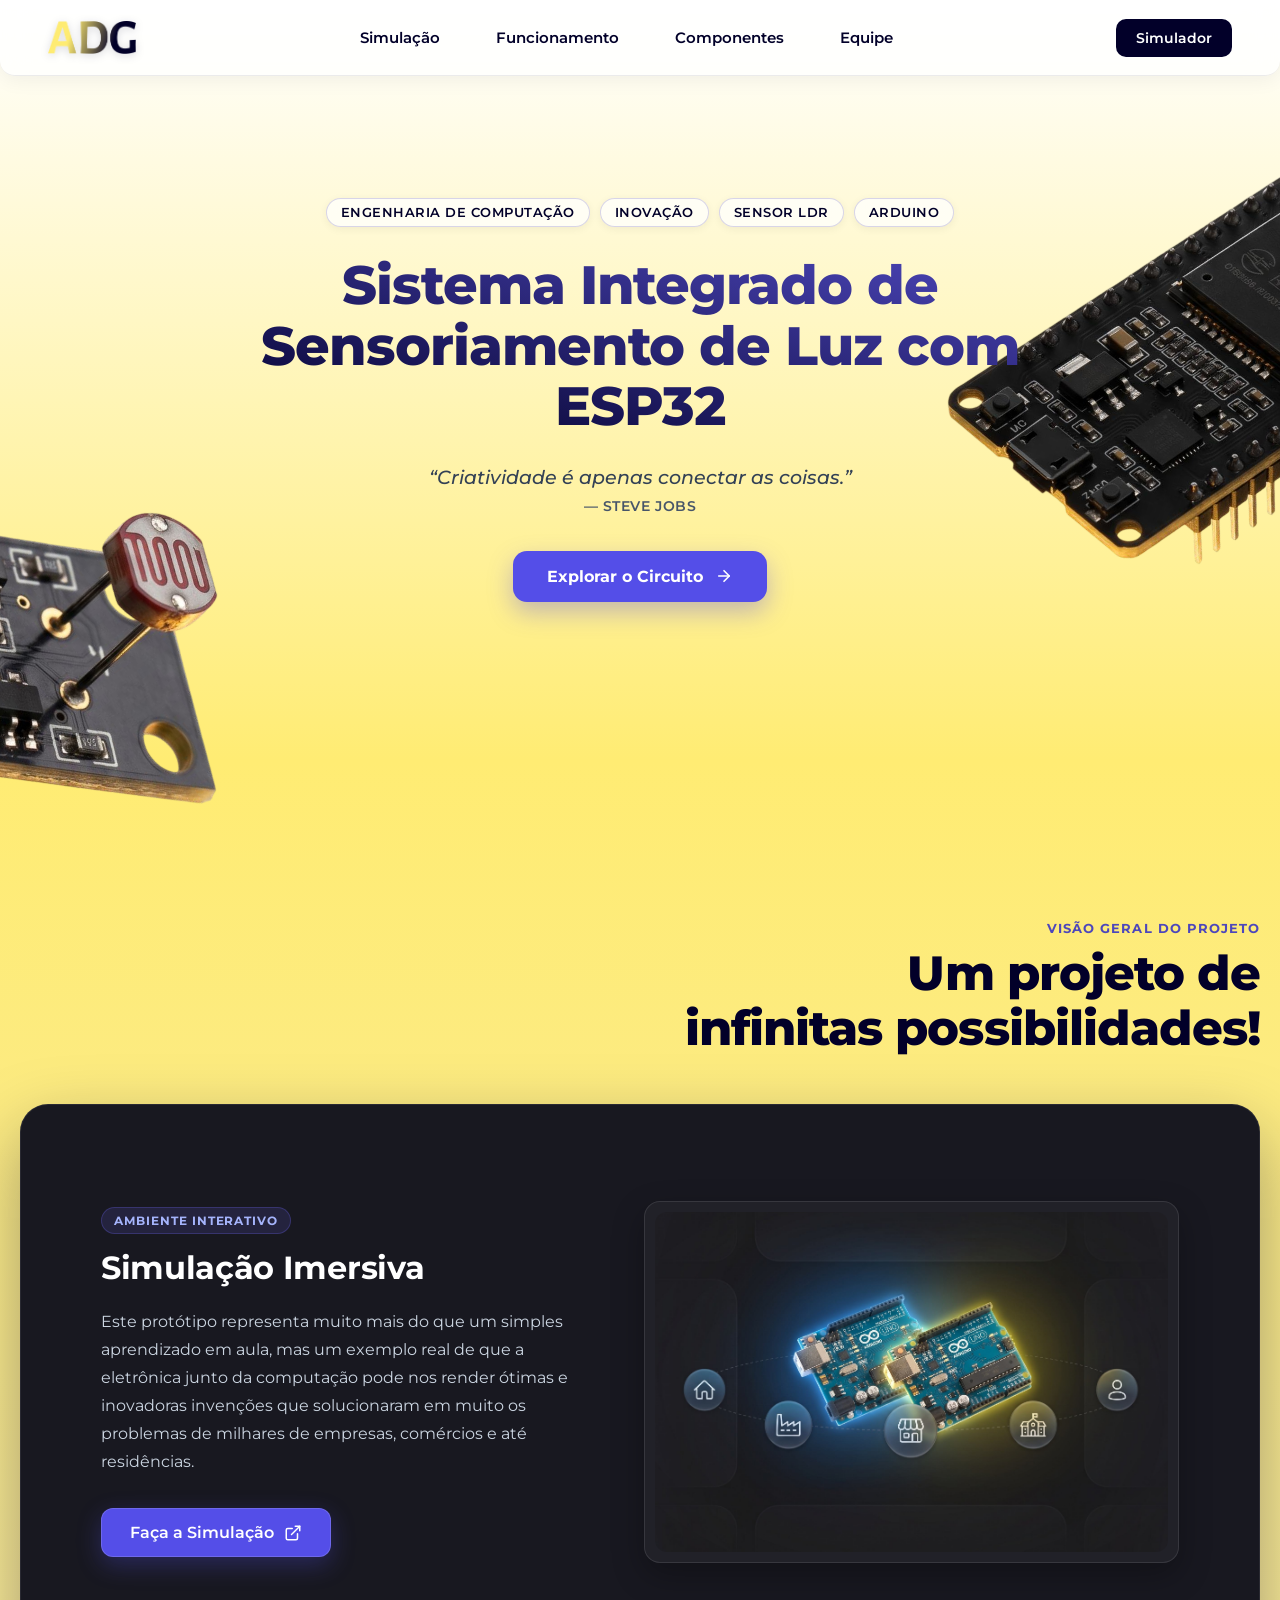
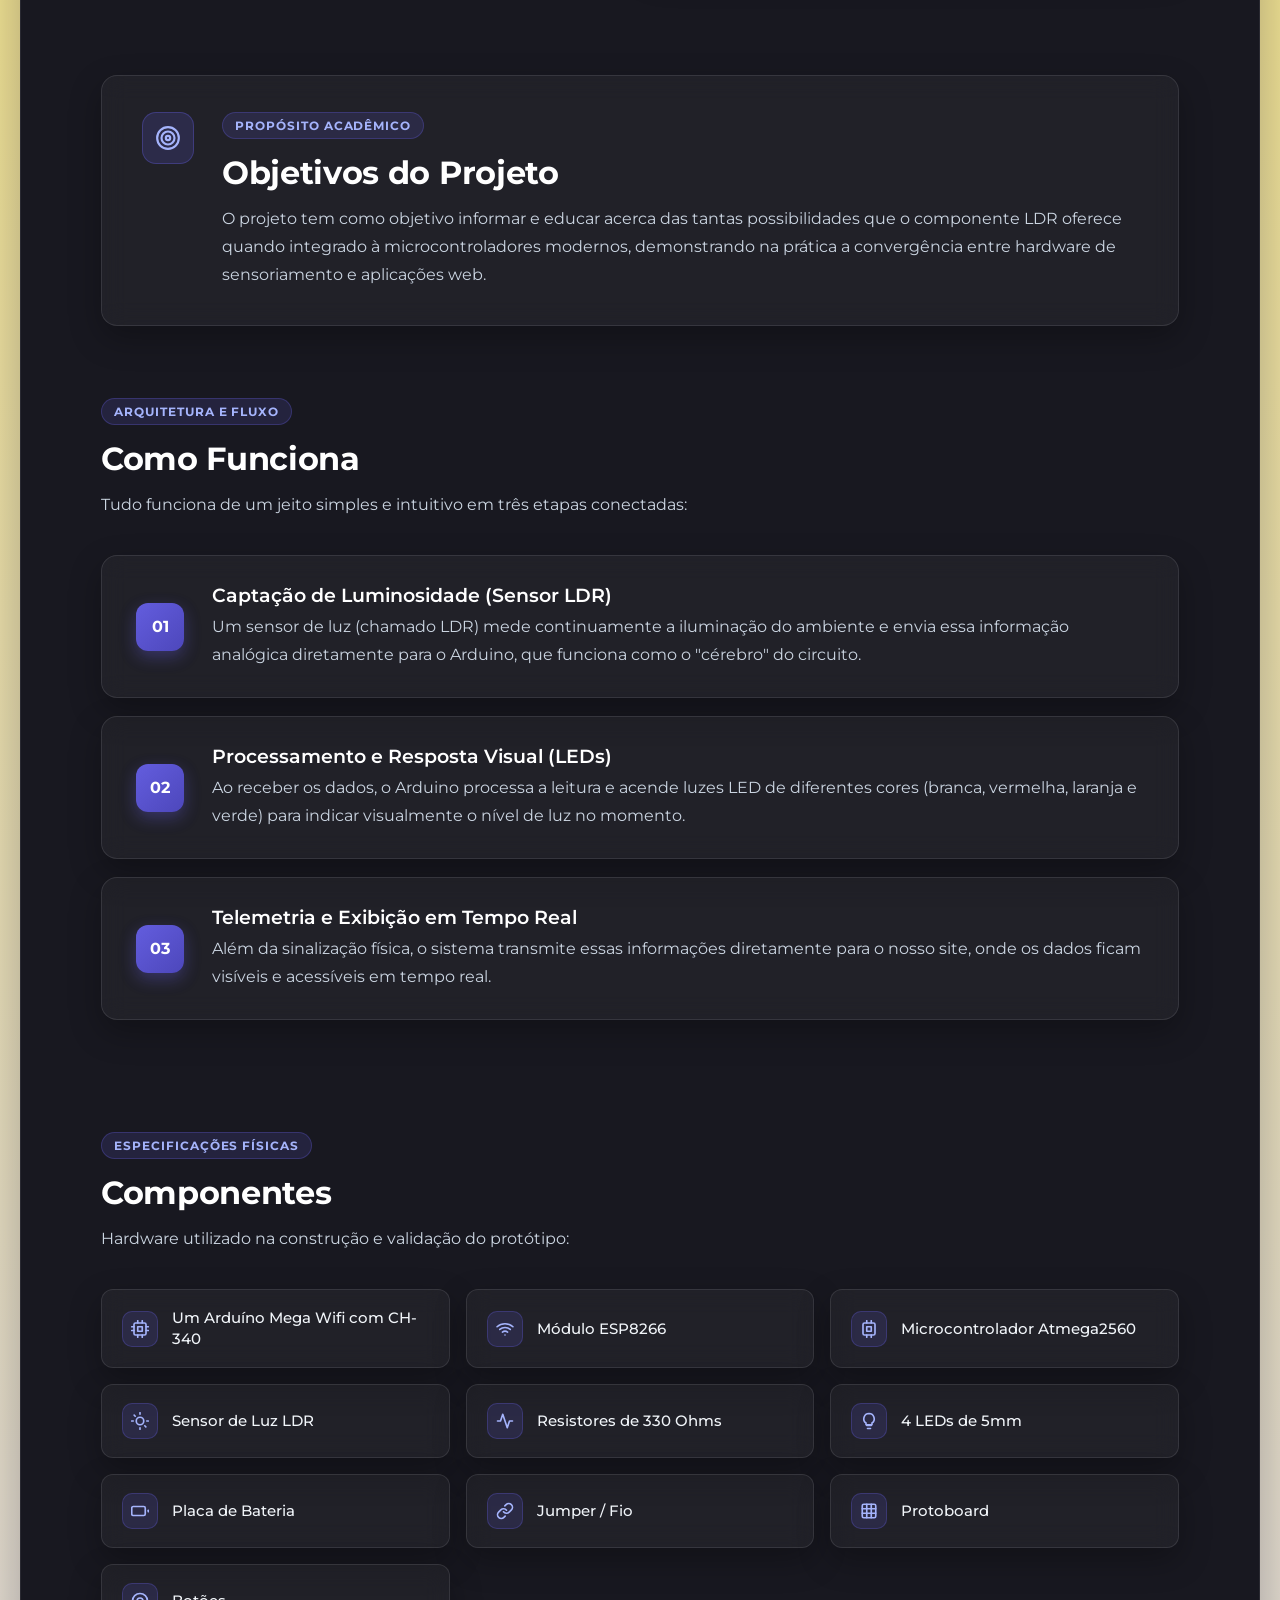
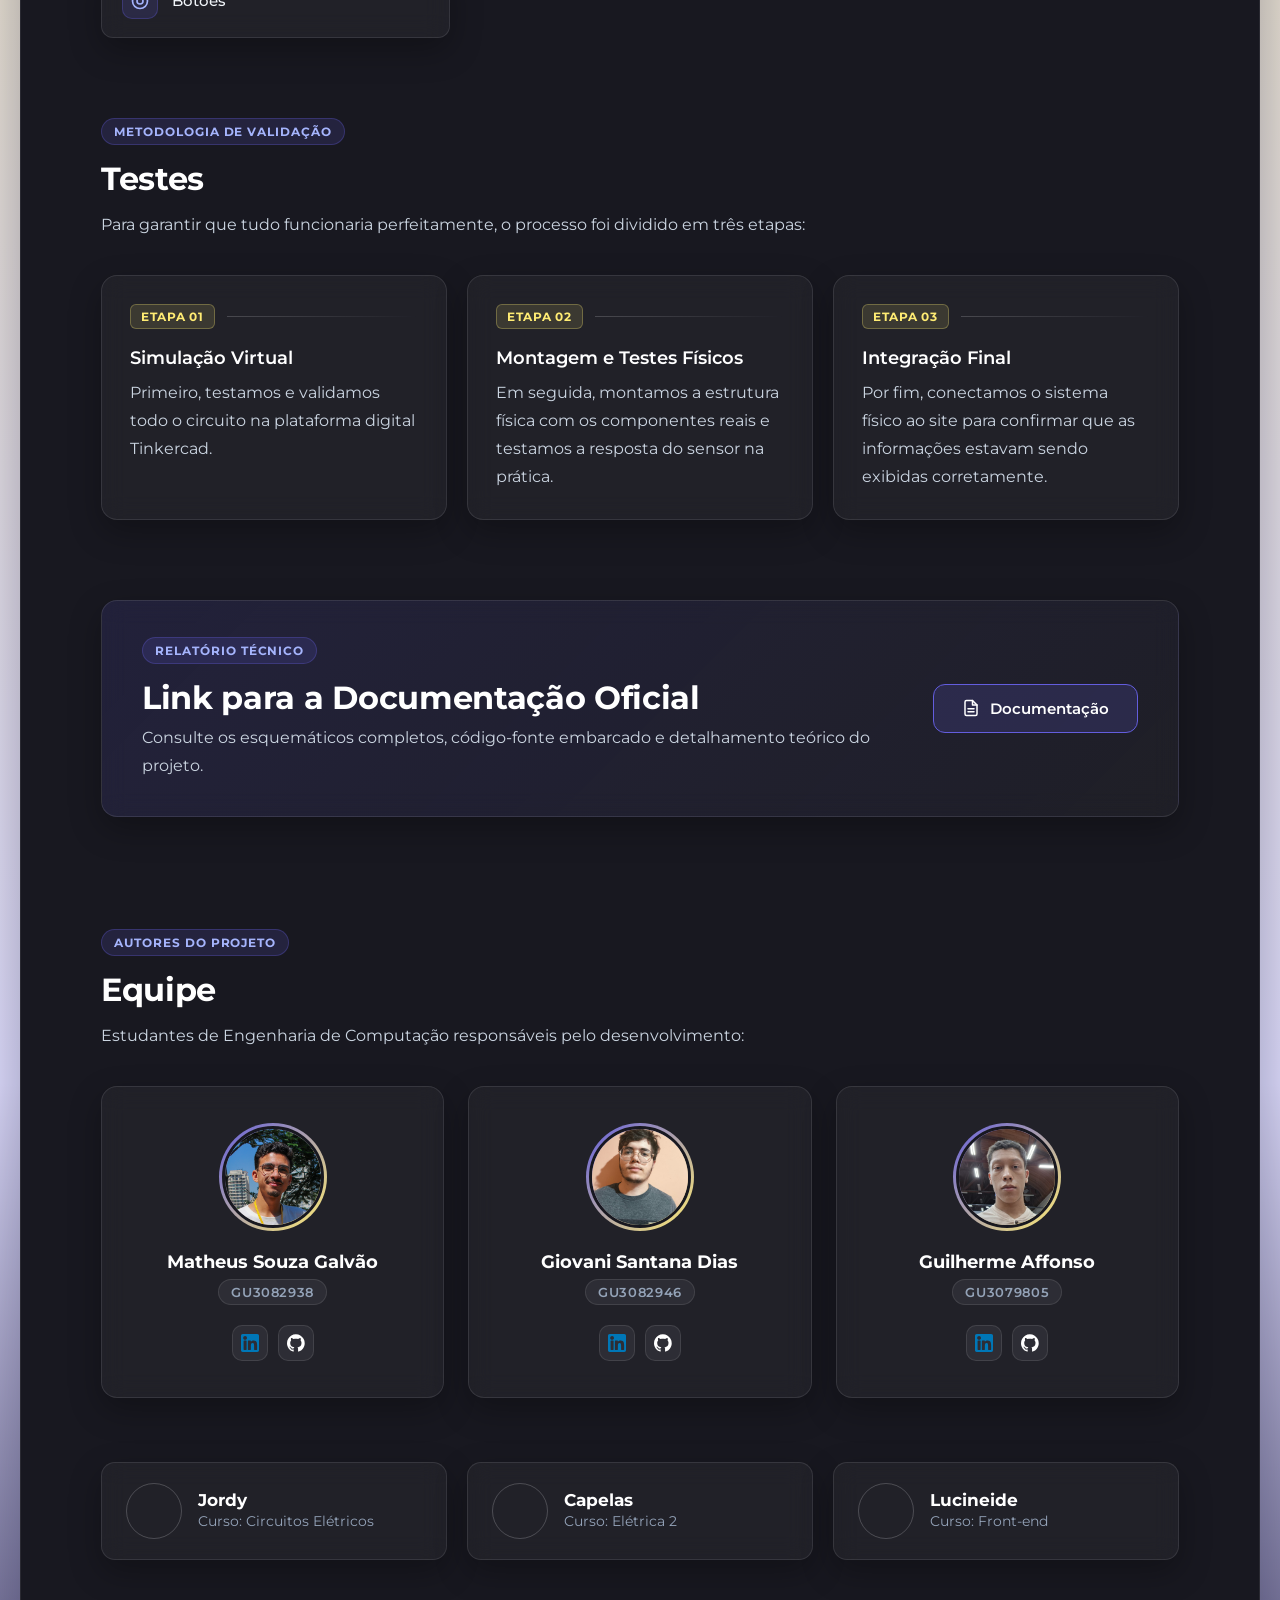
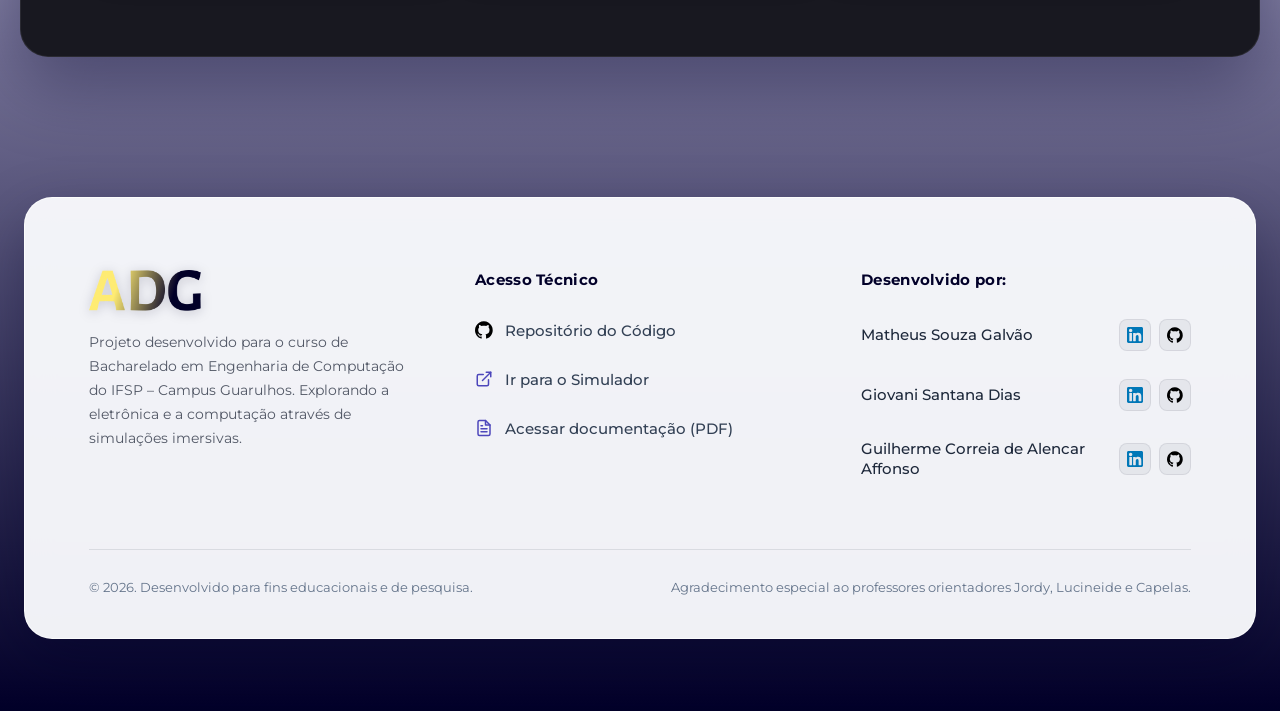
<file: index.html>
<!DOCTYPE html>
<html lang="pt-BR">
<head>
    <meta charset="UTF-8">
    <meta name="viewport" content="width=device-width, initial-scale=1.0">
    <link rel="icon" type="image/png" href="img/logo.png">
    <link rel="stylesheet" href="style.css">
    <title>Projeto Integrador - Engenharia de Computação & Arduino</title>
</head>
<body>
    <!-- NAVBAR FIXA -->
    <header class="navbar">
        <div class="navbar-container">
            <button type="button" class="mobile-menu-btn" onclick="toggleMobileMenu()" aria-label="Abrir menu lateral">
                <img src="img/menu-icon.svg" alt="Menu">
            </button>

            <a href="#" class="navbar-brand" aria-label="Início">
                <img src="img/logo.png" alt="Logo ADG" class="logo">
            </a>

            <nav class="navbar-links" aria-label="Navegação Principal">
                <a href="#simulacao">Simulação</a>
                <a href="#funcionamento">Funcionamento</a>
                <a href="#componentes">Componentes</a>
                <a href="#equipe">Equipe</a>
            </nav>

            <a href="unificado.html" class="navbar-cta">Simulador</a>
        </div>
    </header>

    <!-- MENU LATERAL MOBILE (Exibido apenas no celular) -->
    <div id="mobile-sidebar-overlay" class="mobile-sidebar-overlay" onclick="closeMobileMenu()"></div>
    <aside id="mobile-sidebar" class="mobile-sidebar" aria-label="Menu de Navegação Mobile">
        <div class="mobile-sidebar-header">
            <img src="img/logo.png" alt="Logo ADG" class="mobile-sidebar-logo">
            <button type="button" class="mobile-sidebar-close" onclick="closeMobileMenu()" aria-label="Fechar menu">✕</button>
        </div>

        <div class="mobile-sidebar-content">
            <span class="mobile-sidebar-label">Navegação</span>
            <nav class="mobile-sidebar-nav">
                <a href="#simulacao" onclick="closeMobileMenu()">Simulação</a>
                <a href="#funcionamento" onclick="closeMobileMenu()">Funcionamento</a>
                <a href="#componentes" onclick="closeMobileMenu()">Componentes</a>
                <a href="#equipe" onclick="closeMobileMenu()">Equipe</a>
            </nav>

            <div class="mobile-sidebar-divider"></div>

            <span class="mobile-sidebar-label">Acesso &amp; Links</span>
            <div class="mobile-sidebar-links">
                <a href="unificado.html" class="mobile-sidebar-cta">
                    <span>Ir para o Simulador</span>
                    <svg class="btn-icon" viewBox="0 0 24 24" fill="none" stroke="currentColor" stroke-width="2" stroke-linecap="round" stroke-linejoin="round" aria-hidden="true">
                        <path d="M18 13v6a2 2 0 0 1-2 2H5a2 2 0 0 1-2-2V8a2 2 0 0 1 2-2h6"/>
                        <polyline points="15 3 21 3 21 9"/>
                        <line x1="10" y1="14" x2="21" y2="3"/>
                    </svg>
                </a>
                <a href="https://github.com/TheusGalvao/ProjetoIntegrador-ADG" target="_blank" rel="noopener noreferrer" class="mobile-sidebar-sublink">
                    <img src="img/github-svgrepo-com.svg" alt="GitHub">
                    <span>Repositório do Código</span>
                </a>
                <a href="https://drive.google.com/file/d/1WZtfJMugfUpPrO_-0D6qz0zQbWkdR1U0/view?usp=sharing" target="_blank" rel="noopener noreferrer" class="mobile-sidebar-sublink">
                    <svg viewBox="0 0 24 24" fill="none" stroke="currentColor" stroke-width="2" stroke-linecap="round" stroke-linejoin="round" aria-hidden="true">
                        <path d="M14 2H6a2 2 0 0 0-2 2v16a2 2 0 0 0 2 2h12a2 2 0 0 0 2-2V8z"/>
                        <polyline points="14 2 14 8 20 8"/>
                        <line x1="16" y1="13" x2="8" y2="13"/>
                        <line x1="16" y1="17" x2="8" y2="17"/>
                    </svg>
                    <span>Documentação Oficial (PDF)</span>
                </a>
            </div>
        </div>
    </aside>

    <!-- 1. HERO SECTION  -->
    <section class="hero-section">
        <div class="hero-content">
            <div class="hero-badges">
                <span class="badge">Engenharia de Computação</span>
                <span class="badge">Inovação</span>
                <span class="badge">Sensor LDR</span>
                <span class="badge">Arduino</span>
            </div>

            <h1>Sistema Integrado de Sensoriamento de Luz com ESP32</h1>

            <blockquote class="hero-quote">
                <p>“Criatividade é apenas conectar as coisas.”</p>
                <cite>— Steve Jobs</cite>
            </blockquote>

            <div class="hero-actions">
                <a href="#simulacao" class="btn-primary">
                    <span>Explorar o Circuito</span>
                    <svg class="btn-icon" viewBox="0 0 24 24" fill="none" stroke="currentColor" stroke-width="2.2" stroke-linecap="round" stroke-linejoin="round" aria-hidden="true">
                        <line x1="5" y1="12" x2="19" y2="12"></line>
                        <polyline points="12 5 19 12 12 19"></polyline>
                    </svg>
                </a>
            </div>
        </div>

        <img src="img/ldr.png" alt="Sensor LDR" class="hero-img-ldr">
        <img src="img/arduino.png" alt="Placa Arduino" class="hero-img-arduino">
    </section>

    <!--  CONTEÚDO PRINCIPAL  -->
    <section class="content-section">
        <div class="content-header-wrap">
            <span class="section-eyebrow">Visão Geral do Projeto</span>
            <h2 class="section-main-title">Um projeto de<br>infinitas possibilidades!</h2>
        </div>

        <div class="content-container">

            <!-- 2. SEÇÃO: SIMULAÇÃO IMERSIVA -->
            <section id="simulacao" class="section-block simulation-section">
                <div class="simulation-grid">
                    <div class="simulation-text">
                        <span class="block-tag">Ambiente Interativo</span>
                        <h2>Simulação Imersiva</h2>
                        <p>
                            Este protótipo representa muito mais do que um simples aprendizado em aula, mas um exemplo real de que a eletrônica junto da computação pode nos render ótimas e inovadoras invenções que solucionaram em muito os problemas de milhares de empresas, comércios e até residências.
                        </p>
                        <a href="unificado.html" class="btn-simulation">
                            <span>Faça a Simulação</span>
                            <svg class="btn-icon" viewBox="0 0 24 24" fill="none" stroke="currentColor" stroke-width="2" stroke-linecap="round" stroke-linejoin="round" aria-hidden="true">
                                <path d="M18 13v6a2 2 0 0 1-2 2H5a2 2 0 0 1-2-2V8a2 2 0 0 1 2-2h6"/>
                                <polyline points="15 3 21 3 21 9"/>
                                <line x1="10" y1="14" x2="21" y2="3"/>
                            </svg>
                        </a>
                    </div>

                    <div class="simulation-media-card">
                        <!-- Container pronto para imagem ou vídeo mudo sem controles (autoplay loop muted playsinline) -->
                        <img src="img/simulacao.png" alt="Simulação imersiva com placas Arduino">
                    </div>
                </div>
            </section>

            <!-- 3. SEÇÃO: OBJETIVOS E COMO FUNCIONA -->
            <section id="funcionamento" class="section-block workings-section">
                <!-- Objetivos do Projeto -->
                <div class="objectives-card glass-card">
                    <div class="objectives-icon">
                        <svg viewBox="0 0 24 24" fill="none" stroke="currentColor" stroke-width="2" stroke-linecap="round" stroke-linejoin="round" aria-hidden="true">
                            <circle cx="12" cy="12" r="10"/>
                            <circle cx="12" cy="12" r="6"/>
                            <circle cx="12" cy="12" r="2"/>
                        </svg>
                    </div>
                    <div class="objectives-content">
                        <span class="block-tag">Propósito Acadêmico</span>
                        <h2>Objetivos do Projeto</h2>
                        <p>
                            O projeto tem como objetivo informar e educar acerca das tantas possibilidades que o componente LDR oferece quando integrado à microcontroladores modernos, demonstrando na prática a convergência entre hardware de sensoriamento e aplicações web.
                        </p>
                    </div>
                </div>

                <!-- Como Funciona (Passos 1, 2, 3 em Cards Horizontais) -->
                <div class="how-it-works">
                    <div class="section-heading-group">
                        <span class="block-tag">Arquitetura e Fluxo</span>
                        <h2>Como Funciona</h2>
                        <p class="section-subtitle">Tudo funciona de um jeito simples e intuitivo em três etapas conectadas:</p>
                    </div>

                    <div class="steps-list">
                        <div class="step-card glass-card">
                            <div class="step-number">01</div>
                            <div class="step-body">
                                <h3>Captação de Luminosidade (Sensor LDR)</h3>
                                <p>Um sensor de luz (chamado LDR) mede continuamente a iluminação do ambiente e envia essa informação analógica diretamente para o Arduino, que funciona como o "cérebro" do circuito.</p>
                            </div>
                        </div>

                        <div class="step-card glass-card">
                            <div class="step-number">02</div>
                            <div class="step-body">
                                <h3>Processamento e Resposta Visual (LEDs)</h3>
                                <p>Ao receber os dados, o Arduino processa a leitura e acende luzes LED de diferentes cores (branca, vermelha, laranja e verde) para indicar visualmente o nível de luz no momento.</p>
                            </div>
                        </div>

                        <div class="step-card glass-card">
                            <div class="step-number">03</div>
                            <div class="step-body">
                                <h3>Telemetria e Exibição em Tempo Real</h3>
                                <p>Além da sinalização física, o sistema transmite essas informações diretamente para o nosso site, onde os dados ficam visíveis e acessíveis em tempo real.</p>
                            </div>
                        </div>
                    </div>
                </div>
            </section>

            <!-- 4. SEÇÃO: COMPONENTES E TESTES -->
            <section id="componentes" class="section-block hardware-section">
                <!-- Grid de Componentes -->
                <div class="components-block">
                    <div class="section-heading-group">
                        <span class="block-tag">Especificações Físicas</span>
                        <h2>Componentes</h2>
                        <p class="section-subtitle">Hardware utilizado na construção e validação do protótipo:</p>
                    </div>

                    <div class="components-grid">
                        <div class="component-card glass-card">
                            <span class="component-check" aria-hidden="true">
                                <svg viewBox="0 0 24 24" fill="none" stroke="currentColor" stroke-width="2.2" stroke-linecap="round" stroke-linejoin="round"><rect x="4" y="4" width="16" height="16" rx="2"/><rect x="9" y="9" width="6" height="6"/><line x1="9" y1="1" x2="9" y2="4"/><line x1="15" y1="1" x2="15" y2="4"/><line x1="9" y1="20" x2="9" y2="23"/><line x1="15" y1="20" x2="15" y2="23"/><line x1="20" y1="9" x2="23" y2="9"/><line x1="20" y1="14" x2="23" y2="14"/><line x1="1" y1="9" x2="4" y2="9"/><line x1="1" y1="14" x2="4" y2="14"/></svg>
                            </span>
                            <span class="component-name">Um Arduíno Mega Wifi com CH-340</span>
                        </div>

                        <div class="component-card glass-card">
                            <span class="component-check" aria-hidden="true">
                                <svg viewBox="0 0 24 24" fill="none" stroke="currentColor" stroke-width="2.2" stroke-linecap="round" stroke-linejoin="round"><path d="M5 12.55a11 11 0 0 1 14.08 0"/><path d="M1.42 9a16 16 0 0 1 21.16 0"/><path d="M8.53 16.11a6 6 0 0 1 6.95 0"/><line x1="12" y1="20" x2="12.01" y2="20"/></svg>
                            </span>
                            <span class="component-name">Módulo ESP8266</span>
                        </div>

                        <div class="component-card glass-card">
                            <span class="component-check" aria-hidden="true">
                                <svg viewBox="0 0 24 24" fill="none" stroke="currentColor" stroke-width="2.2" stroke-linecap="round" stroke-linejoin="round"><rect x="4" y="4" width="16" height="16" rx="2"/><rect x="9" y="9" width="6" height="6"/><line x1="9" y1="1" x2="9" y2="4"/><line x1="15" y1="1" x2="15" y2="4"/><line x1="9" y1="20" x2="9" y2="23"/><line x1="15" y1="20" x2="15" y2="23"/></svg>
                            </span>
                            <span class="component-name">Microcontrolador Atmega2560</span>
                        </div>

                        <div class="component-card glass-card">
                            <span class="component-check" aria-hidden="true">
                                <svg viewBox="0 0 24 24" fill="none" stroke="currentColor" stroke-width="2.2" stroke-linecap="round" stroke-linejoin="round"><circle cx="12" cy="12" r="5"/><line x1="12" y1="1" x2="12" y2="3"/><line x1="12" y1="21" x2="12" y2="23"/><line x1="4.22" y1="4.22" x2="5.64" y2="5.64"/><line x1="18.36" y1="18.36" x2="19.78" y2="19.78"/><line x1="1" y1="12" x2="3" y2="12"/><line x1="21" y1="12" x2="23" y2="12"/></svg>
                            </span>
                            <span class="component-name">Sensor de Luz LDR</span>
                        </div>

                        <div class="component-card glass-card">
                            <span class="component-check" aria-hidden="true">
                                <svg viewBox="0 0 24 24" fill="none" stroke="currentColor" stroke-width="2.2" stroke-linecap="round" stroke-linejoin="round"><polyline points="22 12 18 12 15 21 9 3 6 12 2 12"/></svg>
                            </span>
                            <span class="component-name">Resistores de 330 Ohms</span>
                        </div>

                        <div class="component-card glass-card">
                            <span class="component-check" aria-hidden="true">
                                <svg viewBox="0 0 24 24" fill="none" stroke="currentColor" stroke-width="2.2" stroke-linecap="round" stroke-linejoin="round"><path d="M9 18h6"/><path d="M10 22h4"/><path d="M12 2a7 7 0 0 0-4 12.7V17h8v-2.3A7 7 0 0 0 12 2z"/></svg>
                            </span>
                            <span class="component-name">4 LEDs de 5mm</span>
                        </div>

                        <div class="component-card glass-card">
                            <span class="component-check" aria-hidden="true">
                                <svg viewBox="0 0 24 24" fill="none" stroke="currentColor" stroke-width="2.2" stroke-linecap="round" stroke-linejoin="round"><rect x="1" y="6" width="18" height="12" rx="2"/><line x1="23" y1="13" x2="23" y2="11"/></svg>
                            </span>
                            <span class="component-name">Placa de Bateria</span>
                        </div>

                        <div class="component-card glass-card">
                            <span class="component-check" aria-hidden="true">
                                <svg viewBox="0 0 24 24" fill="none" stroke="currentColor" stroke-width="2.2" stroke-linecap="round" stroke-linejoin="round"><path d="M10 13a5 5 0 0 0 7.54.54l3-3a5 5 0 0 0-7.07-7.07l-1.72 1.71"/><path d="M14 11a5 5 0 0 0-7.54-.54l-3 3a5 5 0 0 0 7.07 7.07l1.71-1.71"/></svg>
                            </span>
                            <span class="component-name">Jumper / Fio</span>
                        </div>

                        <div class="component-card glass-card">
                            <span class="component-check" aria-hidden="true">
                                <svg viewBox="0 0 24 24" fill="none" stroke="currentColor" stroke-width="2.2" stroke-linecap="round" stroke-linejoin="round"><rect x="3" y="3" width="18" height="18" rx="2"/><line x1="3" y1="9" x2="21" y2="9"/><line x1="3" y1="15" x2="21" y2="15"/><line x1="9" y1="3" x2="9" y2="21"/><line x1="15" y1="3" x2="15" y2="21"/></svg>
                            </span>
                            <span class="component-name">Protoboard</span>
                        </div>

                        <div class="component-card glass-card">
                            <span class="component-check" aria-hidden="true">
                                <svg viewBox="0 0 24 24" fill="none" stroke="currentColor" stroke-width="2.2" stroke-linecap="round" stroke-linejoin="round"><circle cx="12" cy="12" r="10"/><circle cx="12" cy="12" r="4"/></svg>
                            </span>
                            <span class="component-name">Botões</span>
                        </div>
                    </div>
                </div>

                <!-- Testes em Formato de Timeline / Sequência -->
                <div class="tests-block">
                    <div class="section-heading-group">
                        <span class="block-tag">Metodologia de Validação</span>
                        <h2>Testes</h2>
                        <p class="section-subtitle">Para garantir que tudo funcionaria perfeitamente, o processo foi dividido em três etapas:</p>
                    </div>

                    <div class="timeline-grid">
                        <div class="timeline-card glass-card">
                            <div class="timeline-header">
                                <span class="timeline-step">Etapa 01</span>
                                <span class="timeline-line" aria-hidden="true"></span>
                            </div>
                            <h3>Simulação Virtual</h3>
                            <p>Primeiro, testamos e validamos todo o circuito na plataforma digital Tinkercad.</p>
                        </div>

                        <div class="timeline-card glass-card">
                            <div class="timeline-header">
                                <span class="timeline-step">Etapa 02</span>
                                <span class="timeline-line" aria-hidden="true"></span>
                            </div>
                            <h3>Montagem e Testes Físicos</h3>
                            <p>Em seguida, montamos a estrutura física com os componentes reais e testamos a resposta do sensor na prática.</p>
                        </div>

                        <div class="timeline-card glass-card">
                            <div class="timeline-header">
                                <span class="timeline-step">Etapa 03</span>
                                <span class="timeline-line" aria-hidden="true"></span>
                            </div>
                            <h3>Integração Final</h3>
                            <p>Por fim, conectamos o sistema físico ao site para confirmar que as informações estavam sendo exibidas corretamente.</p>
                        </div>
                    </div>
                </div>

                <!-- Documentação Oficial Callout -->
                <div class="documentation-card glass-card">
                    <div class="documentation-text">
                        <span class="block-tag">Relatório Técnico</span>
                        <h2>Link para a Documentação Oficial</h2>
                        <p>Consulte os esquemáticos completos, código-fonte embarcado e detalhamento teórico do projeto.</p>
                    </div>
                    <a href="https://drive.google.com/file/d/1WZtfJMugfUpPrO_-0D6qz0zQbWkdR1U0/view?usp=sharing" target="_blank" rel="noopener noreferrer" class="btn-outline">
                        <svg class="btn-icon" viewBox="0 0 24 24" fill="none" stroke="currentColor" stroke-width="2" stroke-linecap="round" stroke-linejoin="round" aria-hidden="true">
                            <path d="M14 2H6a2 2 0 0 0-2 2v16a2 2 0 0 0 2 2h12a2 2 0 0 0 2-2V8z"/>
                            <polyline points="14 2 14 8 20 8"/>
                            <line x1="16" y1="13" x2="8" y2="13"/>
                            <line x1="16" y1="17" x2="8" y2="17"/>
                        </svg>
                        <span>Documentação</span>
                    </a>
                </div>
            </section>

            <!-- 5. SEÇÃO: EQUIPE E PROFESSORES -->
            <section id="equipe" class="section-block team-section">
                <div class="team-block">
                    <div class="section-heading-group">
                        <span class="block-tag">Autores do Projeto</span>
                        <h2>Equipe</h2>
                        <p class="section-subtitle">Estudantes de Engenharia de Computação responsáveis pelo desenvolvimento:</p>
                    </div>

                    <div class="profile-grid">
                        <!-- Matheus -->
                        <article class="profile-card glass-card">
                            <div class="profile-avatar-wrap">
                                <img src="img/matheus.jpg" alt="Foto de Matheus Souza Galvão" class="profile-avatar">
                            </div>
                            <h3 class="profile-name">Matheus Souza Galvão</h3>
                            <span class="profile-gu">GU3082938</span>
                            <div class="profile-socials">
                                <a href="https://www.linkedin.com/in/matheussouzagalvao/" target="_blank" rel="noopener noreferrer" aria-label="LinkedIn de Matheus Souza Galvão" class="profile-social-link">
                                    <img src="img/linkedin-svgrepo-com.svg" alt="LinkedIn">
                                </a>
                                <a href="https://github.com/TheusGalvao/ProjetoIntegrador-ADG" target="_blank" rel="noopener noreferrer" aria-label="GitHub de Matheus Souza Galvão" class="profile-social-link">
                                    <img src="img/github-svgrepo-com.svg" alt="GitHub">
                                </a>
                            </div>
                        </article>

                        <!-- Giovani -->
                        <article class="profile-card glass-card">
                            <div class="profile-avatar-wrap">
                                <img src="img/giovani.jpeg" alt="Foto de Giovani Santana Dias" class="profile-avatar">
                            </div>
                            <h3 class="profile-name">Giovani Santana Dias</h3>
                            <span class="profile-gu">GU3082946</span>
                            <div class="profile-socials">
                                <a href="https://www.linkedin.com/in/giovani-santana-97998b2bb/" target="_blank" rel="noopener noreferrer" aria-label="LinkedIn de Giovani Santana Dias" class="profile-social-link">
                                    <img src="img/linkedin-svgrepo-com.svg" alt="LinkedIn">
                                </a>
                                <a href="https://github.com/HomemDoSacoOriginal" target="_blank" rel="noopener noreferrer" aria-label="GitHub de Giovani Santana Dias" class="profile-social-link">
                                    <img src="img/github-svgrepo-com.svg" alt="GitHub">
                                </a>
                            </div>
                        </article>

                        <!-- Guilherme -->
                        <article class="profile-card glass-card">
                            <div class="profile-avatar-wrap">
                                <img src="img/guilherme.jpeg" alt="Foto de Guilherme Affonso" class="profile-avatar">
                            </div>
                            <h3 class="profile-name">Guilherme Affonso</h3>
                            <span class="profile-gu">GU3079805</span>
                            <div class="profile-socials">
                                <a href="https://www.linkedin.com/in/guilherme-correia-de-alencar-affonso-4171863a0?utm_source=share_via&utm_content=profile&utm_medium=member_android" target="_blank" rel="noopener noreferrer" aria-label="LinkedIn de Guilherme Affonso" class="profile-social-link">
                                    <img src="img/linkedin-svgrepo-com.svg" alt="LinkedIn">
                                </a>
                                <a href="https://github.com/Guilherme-C-A-Affonso" target="_blank" rel="noopener noreferrer" aria-label="GitHub de Guilherme Affonso" class="profile-social-link">
                                    <img src="img/github-svgrepo-com.svg" alt="GitHub">
                                </a>
                            </div>
                        </article>
                    </div>
                </div>

                <!-- Subseção: Professores Orientadores -->
                <div class="instructors-grid">
                    <div class="instructor-card glass-card">
                        <div class="instructor-avatar" aria-hidden="true"></div>
                        <div class="instructor-info">
                            <h4>Jordy</h4>
                            <p>Curso: Circuitos Elétricos</p>
                        </div>
                    </div>
                
                    <div class="instructor-card glass-card">
                        <div class="instructor-avatar" aria-hidden="true"></div>
                        <div class="instructor-info">
                            <h4>Capelas</h4>
                            <p>Curso: Elétrica 2</p>
                        </div>
                    </div>
                
                    <div class="instructor-card glass-card">
                        <div class="instructor-avatar" aria-hidden="true"></div>
                        <div class="instructor-info">
                            <h4>Lucineide</h4>
                            <p>Curso: Front-end</p>
                        </div>
                    </div>
                </div>
            </section>

        </div>
    </section>

    <!--  FOOTER SECTION  -->
    <section class="footer-section">
        <footer class="site-footer">
            <div class="footer-grid">
                <!-- Coluna 1: Contexto Institucional -->
                <div class="footer-col footer-brand">
                    <img src="img/logo.png" alt="Logo do Projeto" class="footer-logo">
                    <p class="footer-description">
                        Projeto desenvolvido para o curso de Bacharelado em Engenharia de Computação do IFSP – Campus Guarulhos. Explorando a eletrônica e a computação através de simulações imersivas.
                    </p>
                </div>

                <!-- Coluna 2: Recursos Técnicos -->
                <div class="footer-col footer-links-col">
                    <h3 class="footer-heading">Acesso Técnico</h3>
                    <ul class="footer-nav-list">
                        <li>
                            <a href="https://github.com/TheusGalvao/ProjetoIntegrador-ADG" target="_blank" rel="noopener noreferrer" class="footer-nav-link">
                                <img src="img/github-svgrepo-com.svg" alt="GitHub" class="footer-icon">
                                <span>Repositório do Código</span>
                            </a>
                        </li>
                        <li>
                            <a href="unificado.html" class="footer-nav-link">
                                <svg class="footer-icon" viewBox="0 0 24 24" fill="none" stroke="currentColor" stroke-width="2" stroke-linecap="round" stroke-linejoin="round" aria-hidden="true">
                                    <path d="M18 13v6a2 2 0 0 1-2 2H5a2 2 0 0 1-2-2V8a2 2 0 0 1 2-2h6"/>
                                    <polyline points="15 3 21 3 21 9"/>
                                    <line x1="10" y1="14" x2="21" y2="3"/>
                                </svg>
                                <span>Ir para o Simulador</span>
                            </a>
                        </li>
                        <li>
                            <a href="https://drive.google.com/file/d/1WZtfJMugfUpPrO_-0D6qz0zQbWkdR1U0/view?usp=sharing" target="_blank" rel="noopener noreferrer" class="footer-nav-link">
                                <svg class="footer-icon" viewBox="0 0 24 24" fill="none" stroke="currentColor" stroke-width="2" stroke-linecap="round" stroke-linejoin="round" aria-hidden="true">
                                    <path d="M14 2H6a2 2 0 0 0-2 2v16a2 2 0 0 0 2 2h12a2 2 0 0 0 2-2V8z"/>
                                    <polyline points="14 2 14 8 20 8"/>
                                    <line x1="16" y1="13" x2="8" y2="13"/>
                                    <line x1="16" y1="17" x2="8" y2="17"/>
                                    <line x1="10" y1="9" x2="8" y2="9"/>
                                </svg>
                                <span>Acessar documentação (PDF)</span>
                            </a>
                        </li>
                    </ul>
                </div>

                <!-- Coluna 3: Equipe e Networking -->
                <div class="footer-col footer-team-col">
                    <h3 class="footer-heading">Desenvolvido por:</h3>
                    <ul class="footer-team-list">
                        <li class="footer-team-member">
                            <span class="member-name">Matheus Souza Galvão</span>
                            <div class="member-socials">
                                <a href="https://www.linkedin.com/in/matheussouzagalvao/" target="_blank" rel="noopener noreferrer" aria-label="LinkedIn de Matheus Souza Galvão" class="social-btn">
                                    <img src="img/linkedin-svgrepo-com.svg" alt="LinkedIn">
                                </a>
                                <a href="https://github.com/TheusGalvao/ProjetoIntegrador-ADG" target="_blank" rel="noopener noreferrer" aria-label="GitHub de Matheus Souza Galvão" class="social-btn">
                                    <img src="img/github-svgrepo-com.svg" alt="GitHub">
                                </a>
                            </div>
                        </li>
                        <li class="footer-team-member">
                            <span class="member-name">Giovani Santana Dias</span>
                            <div class="member-socials">
                                <a href="https://www.linkedin.com/in/giovani-santana-97998b2bb/" target="_blank" rel="noopener noreferrer" aria-label="LinkedIn de Giovani Santana Dias" class="social-btn">
                                    <img src="img/linkedin-svgrepo-com.svg" alt="LinkedIn">
                                </a>
                                <a href="https://github.com/HomemDoSacoOriginal" target="_blank" rel="noopener noreferrer" aria-label="GitHub de Giovani Santana Dias" class="social-btn">
                                    <img src="img/github-svgrepo-com.svg" alt="GitHub">
                                </a>
                            </div>
                        </li>
                        <li class="footer-team-member">
                            <span class="member-name">Guilherme Correia de Alencar Affonso</span>
                            <div class="member-socials">
                                <a href="https://www.linkedin.com/in/guilherme-correia-de-alencar-affonso-4171863a0?utm_source=share_via&utm_content=profile&utm_medium=member_android" target="_blank" rel="noopener noreferrer" aria-label="LinkedIn de Guilherme Correia de Alencar Affonso" class="social-btn">
                                    <img src="img/linkedin-svgrepo-com.svg" alt="LinkedIn">
                                </a>
                                <a href="https://github.com/Guilherme-C-A-Affonso" target="_blank" rel="noopener noreferrer" aria-label="GitHub de Guilherme Correia de Alencar Affonso" class="social-btn">
                                    <img src="img/github-svgrepo-com.svg" alt="GitHub">
                                </a>
                            </div>
                        </li>
                    </ul>
                </div>
            </div>

            <!-- Barra Inferior (Bottom Bar) -->
            <div class="footer-bottom">
                <p class="footer-copyright">© 2026. Desenvolvido para fins educacionais e de pesquisa.</p>
                <p class="footer-ack">Agradecimento especial ao professores orientadores Jordy, Lucineide e Capelas.</p>
            </div>
        </footer>
    </section>

    <script>
        function toggleMobileMenu() {
            const sidebar = document.getElementById('mobile-sidebar');
            const overlay = document.getElementById('mobile-sidebar-overlay');
            if (!sidebar || !overlay) return;
            const isOpen = sidebar.classList.toggle('open');
            overlay.classList.toggle('open', isOpen);
            document.body.style.overflow = isOpen ? 'hidden' : '';
        }

        function closeMobileMenu() {
            const sidebar = document.getElementById('mobile-sidebar');
            const overlay = document.getElementById('mobile-sidebar-overlay');
            if (sidebar) sidebar.classList.remove('open');
            if (overlay) overlay.classList.remove('open');
            document.body.style.overflow = '';
        }
    </script>
</body>
</html>
</file>
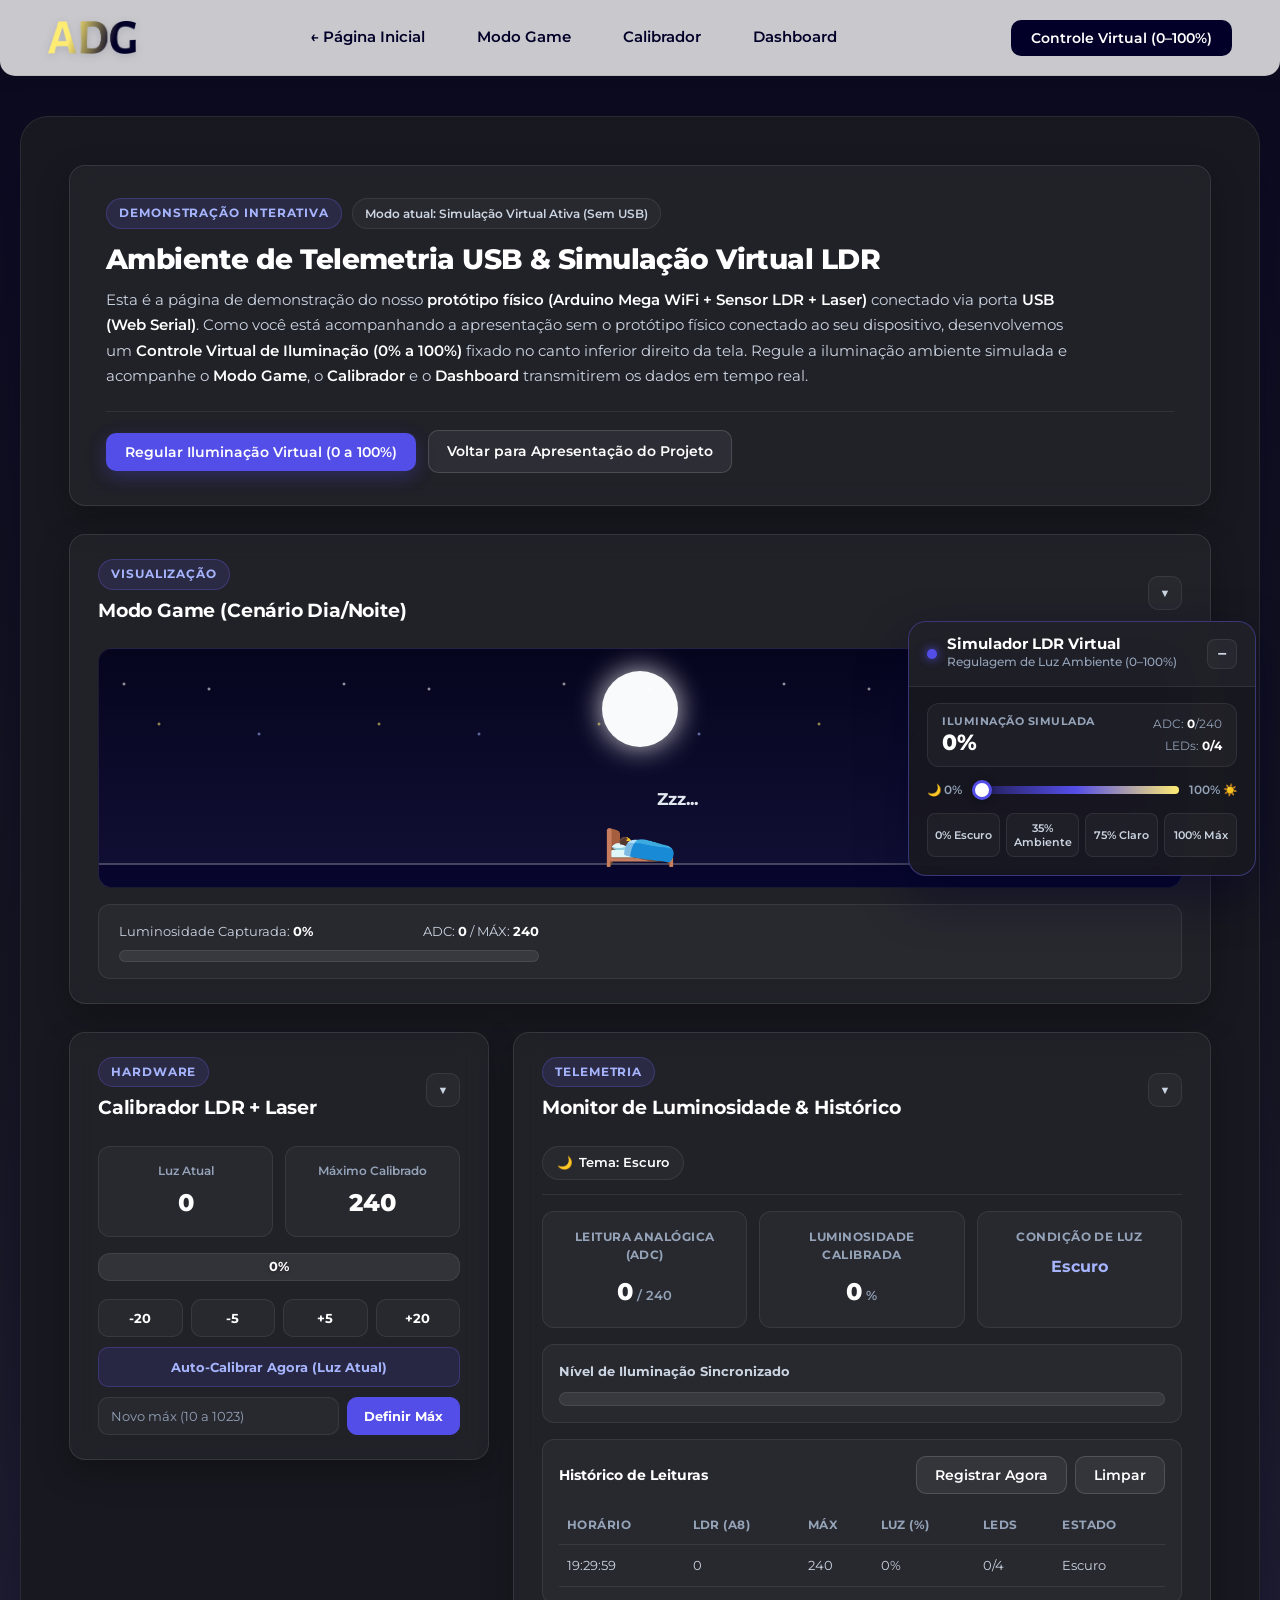
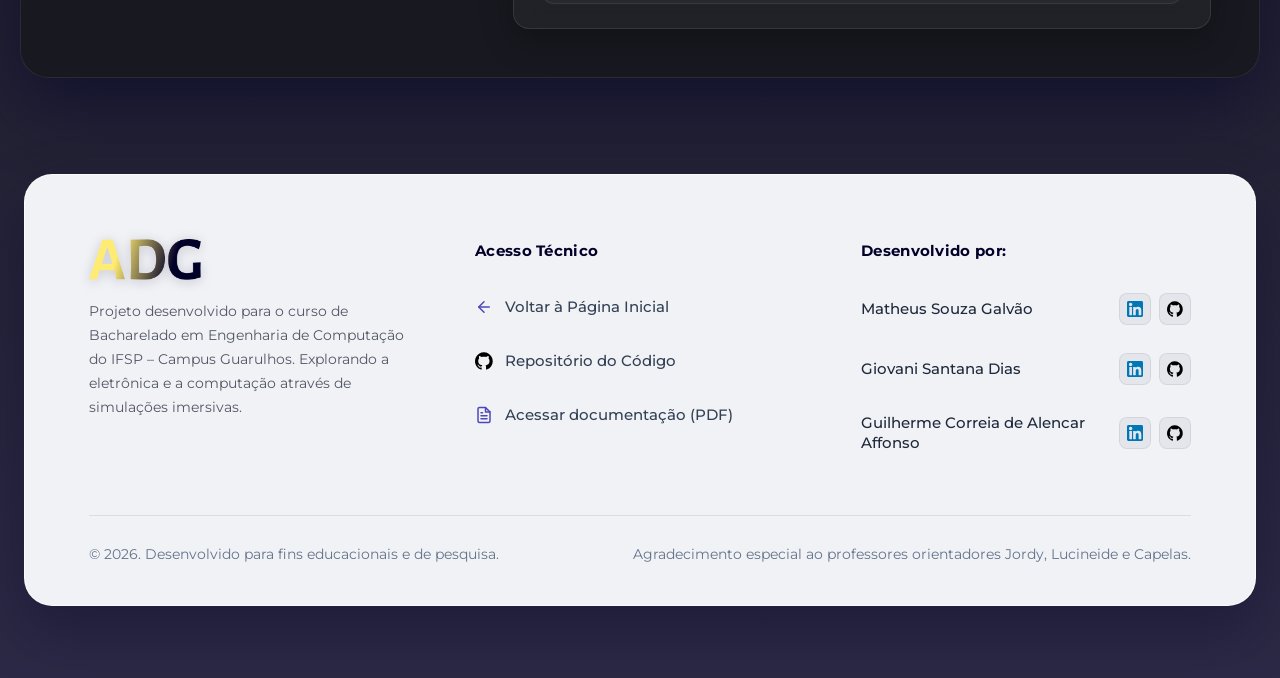
<file: unificado.html>
<!DOCTYPE html>
<html lang="pt-BR">

<head>
  <meta charset="UTF-8">
  <meta name="viewport" content="width=device-width, initial-scale=1.0">
  <link rel="icon" type="image/png" href="img/logo.png">
  <title>Simulador Interativo LDR + Laser | Projeto Integrador</title>
  <link rel="stylesheet" href="unificado.css">
</head>

<body>

  <!-- NAVBAR FIXA (Mesmo padrão da index.html) -->
  <header class="navbar">
    <div class="navbar-container">
      <button type="button" class="mobile-menu-btn" onclick="toggleMobileMenu()" aria-label="Abrir menu lateral">
        <img src="img/menu-icon.svg" alt="Menu">
      </button>

      <a href="index.html" class="navbar-brand" aria-label="Voltar ao Início">
        <img src="img/logo.png" alt="Logo ADG" class="logo">
      </a>

      <nav class="navbar-links" aria-label="Navegação Principal">
        <a href="index.html">← Página Inicial</a>
        <a href="#div-game">Modo Game</a>
        <a href="#div-calibrador">Calibrador</a>
        <a href="#div-dashboard">Dashboard</a>
      </nav>

      <button type="button" class="navbar-cta" onclick="destacarControleVirtual()">
        Controle Virtual (0–100%)
      </button>
    </div>
  </header>

  <!-- MENU LATERAL MOBILE (Exibido apenas no celular) -->
  <div id="mobile-sidebar-overlay" class="mobile-sidebar-overlay" onclick="closeMobileMenu()"></div>
  <aside id="mobile-sidebar" class="mobile-sidebar" aria-label="Menu de Navegação Mobile">
    <div class="mobile-sidebar-header">
      <img src="img/logo.png" alt="Logo ADG" class="mobile-sidebar-logo">
      <button type="button" class="mobile-sidebar-close" onclick="closeMobileMenu()" aria-label="Fechar menu">✕</button>
    </div>

    <div class="mobile-sidebar-content">
      <span class="mobile-sidebar-label">Navegação</span>
      <nav class="mobile-sidebar-nav">
        <a href="index.html" onclick="closeMobileMenu()">← Página Inicial</a>
        <a href="#div-game" onclick="closeMobileMenu()">Modo Game</a>
        <a href="#div-calibrador" onclick="closeMobileMenu()">Calibrador</a>
        <a href="#div-dashboard" onclick="closeMobileMenu()">Dashboard</a>
      </nav>

      <div class="mobile-sidebar-divider"></div>

      <span class="mobile-sidebar-label">Acesso &amp; Links</span>
      <div class="mobile-sidebar-links">
        <button type="button" class="mobile-sidebar-cta" onclick="closeMobileMenu(); destacarControleVirtual();">
          <span>Controle Virtual (0–100%)</span>
        </button>
        <a href="index.html" class="mobile-sidebar-sublink">
          <svg viewBox="0 0 24 24" fill="none" stroke="currentColor" stroke-width="2" stroke-linecap="round" stroke-linejoin="round" aria-hidden="true">
            <path d="M19 12H5"/>
            <polyline points="12 19 5 12 12 5"/>
          </svg>
          <span>Voltar à Landing Page</span>
        </a>
        <a href="https://github.com/TheusGalvao/ProjetoIntegrador-ADG" target="_blank" rel="noopener noreferrer" class="mobile-sidebar-sublink">
          <img src="img/github-svgrepo-com.svg" alt="GitHub">
          <span>Repositório do Código</span>
        </a>
        <a href="https://drive.google.com/file/d/1WZtfJMugfUpPrO_-0D6qz0zQbWkdR1U0/view?usp=sharing" target="_blank" rel="noopener noreferrer" class="mobile-sidebar-sublink">
          <svg viewBox="0 0 24 24" fill="none" stroke="currentColor" stroke-width="2" stroke-linecap="round" stroke-linejoin="round" aria-hidden="true">
            <path d="M14 2H6a2 2 0 0 0-2 2v16a2 2 0 0 0 2 2h12a2 2 0 0 0 2-2V8z"/>
            <polyline points="14 2 14 8 20 8"/>
            <line x1="16" y1="13" x2="8" y2="13"/>
            <line x1="16" y1="17" x2="8" y2="17"/>
          </svg>
          <span>Documentação Oficial (PDF)</span>
        </a>
      </div>
    </div>
  </aside>

  <!-- SEÇÃO PRINCIPAL DO SIMULADOR -->
  <main class="simulator-page">
    <div id="simulador" class="main-wrapper">

      <!-- CABEÇALHO E APRESENTAÇÃO DO MODO DE DEMONSTRAÇÃO -->
      <section id="demo-intro-banner" class="demo-intro-box glass-card">
        <div class="demo-intro-top">
          <div class="demo-badges">
            <span class="block-tag">Demonstração Interativa</span>
            <span class="status-pill" id="demo-mode-status">Modo atual: Simulação Virtual Ativa (Sem USB)</span>
          </div>
          <h1>Ambiente de Telemetria USB &amp; Simulação Virtual LDR</h1>
          <p class="demo-intro-text">
            Esta é a página de demonstração do nosso <strong>protótipo físico (Arduino Mega WiFi + Sensor LDR + Laser)</strong> conectado via porta <strong>USB (Web Serial)</strong>. Como você está acompanhando a apresentação sem o protótipo físico conectado ao seu dispositivo, desenvolvemos um <strong>Controle Virtual de Iluminação (0% a 100%)</strong> fixado no canto inferior direito da tela. Regule a iluminação ambiente simulada e acompanhe o <strong>Modo Game</strong>, o <strong>Calibrador</strong> e o <strong>Dashboard</strong> transmitirem os dados em tempo real.
          </p>
        </div>

        <div class="demo-intro-actions">
          <button type="button" class="btn btn-primary" onclick="destacarControleVirtual()">
            Regular Iluminação Virtual (0 a 100%)
          </button>
          <a href="index.html" class="btn btn-secondary">
            Voltar para Apresentação do Projeto
          </a>
        </div>
      </section>

      <!-- MÓDULO 1: MODO GAME -->
      <section id="div-game" class="modulo-box glass-card">
        <div class="modulo-header" onclick="toggleModulo('game')">
          <div class="modulo-header-title">
            <span class="block-tag">Visualização</span>
            <h3>Modo Game (Cenário Dia/Noite)</h3>
          </div>
          <button class="btn-collapse" type="button" aria-label="Recolher/Expandir">
            <span id="collapse-icon-game" class="collapse-arrow">▼</span>
          </button>
        </div>

        <div id="content-game" class="modulo-body">
          <div id="game-viewport" class="game-viewport night">
            <!-- Fundo: Céu, Sol/Lua e Estrelas -->
            <div class="sky">
              <div id="celestial-body" class="celestial-body"></div>
              <div id="stars" class="stars"></div>
            </div>

            <!-- Cenário do Jogo -->
            <div class="scene">
              <div class="room">
                <!-- Estação de Trabalho (Dia: >= 50% da luz calibrada) -->
                <div id="station-work" class="station hidden">
                  <div class="emoji-large desk">💻</div>
                  <div class="emoji-large person working">👨‍💻</div>
                  <div class="sweat">💦</div>
                </div>

                <!-- Cama (Noite: < 50% da luz calibrada) -->
                <div id="station-sleep" class="station">
                  <div class="emoji-large bed">🛌</div>
                  <div class="zzz">Zzz...</div>
                </div>
              </div>
              <div class="ground"></div>
            </div>
          </div>

          <!-- Painel Inferior do Game -->
          <div class="game-ui-panel">
            <div class="game-ui-stats">
              <div class="game-stats-header">
                <span class="game-stats-label">Luminosidade Capturada: <strong id="game-val-porcentagem">0%</strong></span>
                <span class="game-adc-label">ADC: <strong id="game-val-adc">0</strong> / MÁX: <strong id="game-val-max">240</strong></span>
              </div>
              <div class="game-progress-container">
                <div id="game-progress-bar" class="game-progress-bar"></div>
              </div>
            </div>
          </div>
        </div>
      </section>

      <!-- LINHA DOS MÓDULOS: CALIBRADOR + DASHBOARD -->
      <div id="modules-row" class="modules-row">

        <!-- MÓDULO 2: CALIBRADOR -->
        <section id="div-calibrador" class="modulo-box glass-card">
          <div class="modulo-header" onclick="toggleModulo('calibrador')">
            <div class="modulo-header-title">
              <span class="block-tag">Hardware</span>
              <h3>Calibrador LDR + Laser</h3>
            </div>
            <button class="btn-collapse" type="button" aria-label="Recolher/Expandir">
              <span id="collapse-icon-calibrador" class="collapse-arrow">▼</span>
            </button>
          </div>

          <div id="content-calibrador" class="modulo-body">

            <!-- Leituras Principais do Calibrador -->
            <div class="cal-stats">
              <div class="cal-stat-box">
                <span class="cal-stat-label">Luz Atual</span>
                <span class="cal-stat-val" id="cal-ldr">0</span>
              </div>
              <div class="cal-stat-box">
                <span class="cal-stat-label">Máximo Calibrado</span>
                <span class="cal-stat-val" id="cal-max">240</span>
              </div>
            </div>

            <!-- Barra de Porcentagem Calibrada -->
            <div class="cal-bar-wrap">
              <div class="cal-bar-fill" id="cal-bar"></div>
              <div class="cal-bar-text" id="cal-pct">0%</div>
            </div>

            <!-- Controles de Ajuste de Calibração -->
            <div class="cal-btn-grid">
              <button class="cal-btn" onclick="cmd('LEFT')" title="Diminuir limite em 20">-20</button>
              <button class="cal-btn" onclick="cmd('DOWN')" title="Diminuir limite em 5">-5</button>
              <button class="cal-btn" onclick="cmd('UP')" title="Aumentar limite em 5">+5</button>
              <button class="cal-btn" onclick="cmd('RIGHT')" title="Aumentar limite em 20">+20</button>
            </div>

            <button class="cal-btn cal-btn-auto" onclick="cmd('AUTO')">Auto-Calibrar Agora (Luz Atual)</button>

            <div class="cal-custom-set">
              <input type="number" id="novoMax" class="cal-input" placeholder="Novo máx (10 a 1023)" min="10" max="1023">
              <button class="cal-btn cal-btn-apply" onclick="definirMax()">Definir Máx</button>
            </div>
          </div>
        </section>

        <!-- MÓDULO 3: DASHBOARD E MONITOR DE LUMINOSIDADE -->
        <section id="div-dashboard" class="modulo-box glass-card">
          <div class="modulo-header" onclick="toggleModulo('dashboard')">
            <div class="modulo-header-title">
              <span class="block-tag">Telemetria</span>
              <h3>Monitor de Luminosidade &amp; Histórico</h3>
            </div>
            <button class="btn-collapse" type="button" aria-label="Recolher/Expandir">
              <span id="collapse-icon-dashboard" class="collapse-arrow">▼</span>
            </button>
          </div>

          <div id="content-dashboard" class="modulo-body">
            <div class="dash-header">
              <div id="dash-theme-indicator" class="theme-indicator-box" onclick="alternarTemaManual()" title="Clique para alternar o tema manualmente">
                <span id="dash-theme-icon">🌙</span>
                <span id="dash-theme-text">Tema: Escuro</span>
              </div>
            </div>

            <!-- Painel de Métricas -->
            <div class="dash-metrics-grid">
              <div class="dash-metric-card">
                <h4>Leitura Analógica (ADC)</h4>
                <div class="dash-metric-value">
                  <span id="dash-val-adc">0</span>
                  <span class="dash-metric-unit">/ <span id="dash-val-max">240</span></span>
                </div>
              </div>

              <div class="dash-metric-card">
                <h4>Luminosidade Calibrada</h4>
                <div class="dash-metric-value">
                  <span id="dash-val-porcentagem">0</span>
                  <span class="dash-metric-unit">%</span>
                </div>
              </div>

              <div class="dash-metric-card">
                <h4>Condição de Luz</h4>
                <div class="dash-metric-value dash-status-badge" id="dash-val-condicao">Escuro</div>
              </div>
            </div>

            <!-- Barra de Nível de Iluminação -->
            <div class="dash-progress-section">
              <div class="dash-progress-header">
                <h4>Nível de Iluminação Sincronizado</h4>
              </div>
              <div class="dash-progress-container">
                <div id="dash-progress-bar" class="dash-progress-bar"></div>
              </div>
            </div>

            <!-- Histórico de Leituras -->
            <div class="dash-history-section">
              <div class="dash-card-header">
                <h4>Histórico de Leituras</h4>
                <div class="dash-buttons">
                  <button id="dash-btn-registrar" class="btn btn-secondary" onclick="registrarLeituraManual()">Registrar Agora</button>
                  <button id="dash-btn-limpar" class="btn btn-secondary" onclick="limparHistorico()">Limpar</button>
                </div>
              </div>
              <div class="table-container">
                <table>
                  <thead>
                    <tr>
                      <th>Horário</th>
                      <th>LDR (A8)</th>
                      <th>Máx</th>
                      <th>Luz (%)</th>
                      <th>LEDs</th>
                      <th>Estado</th>
                    </tr>
                  </thead>
                  <tbody id="dash-log-tabela">
                    <tr>
                      <td colspan="6" class="text-center">Nenhum dado recebido até o momento.</td>
                    </tr>
                  </tbody>
                </table>
              </div>
            </div>
          </div>
        </section>

      </div>
    </div>
  </main>

  <!-- FOOTER PADRONIZADO DA LANDING PAGE -->
  <section class="footer-section">
    <footer class="site-footer">
      <div class="footer-grid">
        <!-- Coluna 1: Contexto Institucional -->
        <div class="footer-col footer-brand">
          <img src="img/logo.png" alt="Logo do Projeto" class="footer-logo">
          <p class="footer-description">
            Projeto desenvolvido para o curso de Bacharelado em Engenharia de Computação do IFSP – Campus Guarulhos. Explorando a eletrônica e a computação através de simulações imersivas.
          </p>
        </div>

        <!-- Coluna 2: Recursos Técnicos -->
        <div class="footer-col footer-links-col">
          <h3 class="footer-heading">Acesso Técnico</h3>
          <ul class="footer-nav-list">
            <li>
              <a href="index.html" class="footer-nav-link">
                <svg class="footer-icon" viewBox="0 0 24 24" fill="none" stroke="currentColor" stroke-width="2" stroke-linecap="round" stroke-linejoin="round" aria-hidden="true">
                  <path d="M19 12H5"/>
                  <polyline points="12 19 5 12 12 5"/>
                </svg>
                <span>Voltar à Página Inicial</span>
              </a>
            </li>
            <li>
              <a href="https://github.com/TheusGalvao/ProjetoIntegrador-ADG" target="_blank" rel="noopener noreferrer" class="footer-nav-link">
                <img src="img/github-svgrepo-com.svg" alt="GitHub" class="footer-icon">
                <span>Repositório do Código</span>
              </a>
            </li>
            <li>
              <a href="https://drive.google.com/file/d/1WZtfJMugfUpPrO_-0D6qz0zQbWkdR1U0/view?usp=sharing" target="_blank" rel="noopener noreferrer" class="footer-nav-link">
                <svg class="footer-icon" viewBox="0 0 24 24" fill="none" stroke="currentColor" stroke-width="2" stroke-linecap="round" stroke-linejoin="round" aria-hidden="true">
                  <path d="M14 2H6a2 2 0 0 0-2 2v16a2 2 0 0 0 2 2h12a2 2 0 0 0 2-2V8z"/>
                  <polyline points="14 2 14 8 20 8"/>
                  <line x1="16" y1="13" x2="8" y2="13"/>
                  <line x1="16" y1="17" x2="8" y2="17"/>
                  <line x1="10" y1="9" x2="8" y2="9"/>
                </svg>
                <span>Acessar documentação (PDF)</span>
              </a>
            </li>
          </ul>
        </div>

        <!-- Coluna 3: Equipe e Networking -->
        <div class="footer-col footer-team-col">
          <h3 class="footer-heading">Desenvolvido por:</h3>
          <ul class="footer-team-list">
            <li class="footer-team-member">
              <span class="member-name">Matheus Souza Galvão</span>
              <div class="member-socials">
                <a href="https://www.linkedin.com/in/matheussouzagalvao/" target="_blank" rel="noopener noreferrer" aria-label="LinkedIn de Matheus Souza Galvão" class="social-btn">
                  <img src="img/linkedin-svgrepo-com.svg" alt="LinkedIn">
                </a>
                <a href="https://github.com/TheusGalvao/ProjetoIntegrador-ADG" target="_blank" rel="noopener noreferrer" aria-label="GitHub de Matheus Souza Galvão" class="social-btn">
                  <img src="img/github-svgrepo-com.svg" alt="GitHub">
                </a>
              </div>
            </li>
            <li class="footer-team-member">
              <span class="member-name">Giovani Santana Dias</span>
              <div class="member-socials">
                <a href="https://www.linkedin.com/in/giovani-santana-97998b2bb/" target="_blank" rel="noopener noreferrer" aria-label="LinkedIn de Giovani Santana Dias" class="social-btn">
                  <img src="img/linkedin-svgrepo-com.svg" alt="LinkedIn">
                </a>
                <a href="https://github.com/HomemDoSacoOriginal" target="_blank" rel="noopener noreferrer" aria-label="GitHub de Giovani Santana Dias" class="social-btn">
                  <img src="img/github-svgrepo-com.svg" alt="GitHub">
                </a>
              </div>
            </li>
            <li class="footer-team-member">
              <span class="member-name">Guilherme Correia de Alencar Affonso</span>
              <div class="member-socials">
                <a href="https://www.linkedin.com/in/guilherme-correia-de-alencar-affonso-4171863a0?utm_source=share_via&utm_content=profile&utm_medium=member_android" target="_blank" rel="noopener noreferrer" aria-label="LinkedIn de Guilherme Correia de Alencar Affonso" class="social-btn">
                  <img src="img/linkedin-svgrepo-com.svg" alt="LinkedIn">
                </a>
                <a href="https://github.com/Guilherme-C-A-Affonso" target="_blank" rel="noopener noreferrer" aria-label="GitHub de Guilherme Correia de Alencar Affonso" class="social-btn">
                  <img src="img/github-svgrepo-com.svg" alt="GitHub">
                </a>
              </div>
            </li>
          </ul>
        </div>
      </div>

      <!-- Barra Inferior (Bottom Bar) -->
      <div class="footer-bottom">
        <p class="footer-copyright">© 2026. Desenvolvido para fins educacionais e de pesquisa.</p>
        <p class="footer-ack">Agradecimento especial ao professores orientadores Jordy, Lucineide e Capelas.</p>
      </div>
    </footer>
  </section>

  <!-- CONTROLE FIXO DE SIMULAÇÃO DE ILUMINAÇÃO (LDR VIRTUAL 0 A 100%) -->
  <aside id="ldr-virtual-widget" class="ldr-virtual-widget" aria-label="Controle Virtual de Iluminação LDR">
    <div class="ldr-widget-header">
      <div class="ldr-widget-title-group">
        <span class="ldr-widget-dot" id="ldr-widget-dot"></span>
        <div>
          <h4>Simulador LDR Virtual</h4>
          <span class="ldr-widget-sub">Regulagem de Luz Ambiente (0–100%)</span>
        </div>
      </div>
      <button type="button" class="ldr-widget-toggle" onclick="toggleWidgetSimulador()" title="Minimizar/Expandir controle" aria-label="Minimizar ou expandir controle">
        <span id="ldr-widget-toggle-icon">−</span>
      </button>
    </div>

    <div id="ldr-widget-body" class="ldr-widget-body">
      <div class="ldr-widget-readout">
        <div class="ldr-readout-main">
          <span class="ldr-readout-label">Iluminação Simulada</span>
          <strong class="ldr-readout-pct" id="sim-ldr-pct">0%</strong>
        </div>
        <div class="ldr-readout-meta">
          <span>ADC: <strong id="sim-ldr-adc">0</strong>/<span id="sim-ldr-max">240</span></span>
          <span>LEDs: <strong id="sim-ldr-leds">0/4</strong></span>
        </div>
      </div>

      <div class="ldr-slider-wrap">
        <span class="ldr-bound-icon" title="Escuro (0%)">🌙 0%</span>
        <input
          type="range"
          id="sim-ldr-slider"
          class="ldr-range-slider"
          min="0"
          max="100"
          step="1"
          value="0"
          oninput="simularIluminacaoLDR(this.value)"
          onchange="registrarLeituraSimulada()"
          aria-label="Regular iluminação de 0 a 100 por cento"
        >
        <span class="ldr-bound-icon" title="Luz Máxima (100%)">100% ☀️</span>
      </div>

      <div class="ldr-presets">
        <button type="button" class="ldr-preset-btn" onclick="definirPresetLDR(0)">0% Escuro</button>
        <button type="button" class="ldr-preset-btn" onclick="definirPresetLDR(35)">35% Ambiente</button>
        <button type="button" class="ldr-preset-btn" onclick="definirPresetLDR(75)">75% Claro</button>
        <button type="button" class="ldr-preset-btn" onclick="definirPresetLDR(100)">100% Máx</button>
      </div>
    </div>
  </aside>

  <script src="unificado.js"></script>
</body>

</html>
</file>
<file: style.css>
@import url('https://fonts.googleapis.com/css2?family=Gurajada&family=Montserrat:ital,wght@0,100..900;1,100..900&display=swap');

:root {
    --azul-escuro: #020029;
    --azul-claro: #4D47BB;
    --azul-botao: #635DDE;
    --azul-vibrante: #544EE8;
    --amarelo: #FFEC73;
    --amarelo-claro: #E2E0FF;
    --branco: #FFFFFF;
    --texto-secundario-escuro: #CBD5E1;
    --texto-apoio-escuro: #94A3B8;
    --cinza-escuro: #181820;
    --card-bg: rgba(255, 255, 255, 0.04);
    --card-bg-hover: rgba(255, 255, 255, 0.07);
    --card-borda: rgba(255, 255, 255, 0.1);
    --card-borda-hover: rgba(99, 93, 222, 0.45);
    --sombra-card: 0 12px 32px rgba(0, 0, 0, 0.28);
}

html {
    scroll-behavior: smooth;
    scroll-padding-top: 100px;
}

* {
    margin: 0;
    padding: 0;
    box-sizing: border-box;
}

body {
    font-family: 'Montserrat', sans-serif;
    background-color: var(--branco);
    color: var(--branco);
    overflow-x: hidden;
    -webkit-font-smoothing: antialiased;
}

/* ================= 1. NAVBAR FIXA ================= */
.navbar {
    position: fixed;
    top: 0;
    left: 0;
    width: 100%;
    height: 76px;
    border-radius: 0 0 15px 15px;
    background: rgba(255, 255, 255, 0.75);
    backdrop-filter: blur(14px);
    -webkit-backdrop-filter: blur(14px);
    border-bottom: 1px solid rgba(2, 0, 41, 0.08);
    box-shadow: 0 4px 20px rgba(2, 0, 41, 0.06);
    z-index: 100;
    display: flex;
    align-items: center;
}

.navbar-container {
    width: 100%;
    max-width: 1240px;
    margin: 0 auto;
    padding: 0 28px;
    display: flex;
    align-items: center;
    justify-content: space-between;
}

.navbar-brand .logo {
    display: block;
    width: 88px;
    height: auto;
    object-fit: contain;
    filter: drop-shadow(0 2px 4px rgba(2, 0, 41, 0.15));
}

.navbar-links {
    display: flex;
    align-items: center;
    gap: 32px;
}

.navbar-links a {
    font-size: 14.5px;
    font-weight: 600;
    color: var(--azul-escuro);
    text-decoration: none;
    padding: 8px 12px;
    border-radius: 8px;
    transition: color 0.2s ease, background-color 0.2s ease;
}

.navbar-links a:hover {
    color: var(--azul-vibrante);
    background-color: rgba(84, 78, 232, 0.08);
}

.navbar-cta {
    display: inline-flex;
    align-items: center;
    justify-content: center;
    padding: 10px 20px;
    font-size: 14px;
    font-weight: 600;
    color: var(--branco);
    background-color: var(--azul-escuro);
    border-radius: 10px;
    text-decoration: none;
    transition: background-color 0.2s ease, transform 0.2s ease;
}

.navbar-cta:hover {
    background-color: var(--azul-vibrante);
    transform: translateY(-1px);
}

/* Elementos do Menu Mobile (Ocultos na versão de computador) */
.mobile-menu-btn,
.mobile-sidebar,
.mobile-sidebar-overlay {
    display: none;
}

/* ================= HERO SECTION ================= */
.hero-section {
    position: relative;
    width: 100%;
    min-height: 760px;
    padding: 160px 24px 120px 24px;
    background: linear-gradient(to bottom, var(--branco) 0%, var(--amarelo) 100%);
    display: flex;
    align-items: center;
    justify-content: center;
    z-index: 1;
}

.hero-content {
    width: 100%;
    max-width: 880px;
    margin: 0 auto;
    text-align: center;
    position: relative;
    z-index: 3;
    display: flex;
    flex-direction: column;
    align-items: center;
}

/* Badges / Tags Visuais */
.hero-badges {
    display: flex;
    flex-wrap: wrap;
    align-items: center;
    justify-content: center;
    gap: 10px;
    margin-bottom: 28px;
}

.badge {
    display: inline-flex;
    align-items: center;
    padding: 6px 14px;
    font-size: 12.5px;
    font-weight: 600;
    letter-spacing: 0.04em;
    text-transform: uppercase;
    color: var(--azul-escuro);
    background: rgba(255, 255, 255, 0.72);
    border: 1px solid rgba(77, 71, 187, 0.22);
    border-radius: 999px;
    backdrop-filter: blur(8px);
    box-shadow: 0 2px 8px rgba(2, 0, 41, 0.06);
}

.hero-section h1 {
    font-family: 'Montserrat', sans-serif;
    font-weight: 800;
    font-size: 54px;
    line-height: 1.12;
    letter-spacing: -0.02em;
    max-width: 820px;
    background: linear-gradient(193deg, var(--azul-claro) 0%, var(--azul-escuro) 100%);
    -webkit-background-clip: text;
    background-clip: text;
    -webkit-text-fill-color: transparent;
    color: transparent;
    margin-bottom: 28px;
}

/* Citação de Steve Jobs */
.hero-quote {
    margin-bottom: 36px;
    display: flex;
    flex-direction: column;
    align-items: center;
    gap: 4px;
}

.hero-quote p {
    font-size: 19px;
    font-style: italic;
    font-weight: 500;
    color: #334155;
    line-height: 1.5;
}

.hero-quote cite {
    font-style: normal;
    font-size: 14px;
    font-weight: 600;
    letter-spacing: 0.04em;
    text-transform: uppercase;
    color: #475569;
}

/* Botão CTA Primário */
.btn-primary {
    display: inline-flex;
    align-items: center;
    justify-content: center;
    gap: 12px;
    padding: 16px 34px;
    font-size: 16px;
    font-weight: 700;
    color: var(--branco);
    background-color: var(--azul-vibrante);
    border-radius: 14px;
    text-decoration: none;
    box-shadow: 0 10px 25px rgba(84, 78, 232, 0.35);
    transition: background-color 0.2s ease, transform 0.2s ease, box-shadow 0.2s ease;
}

.btn-primary:hover {
    background-color: #433CD8;
    transform: translateY(-2px);
    box-shadow: 0 14px 30px rgba(84, 78, 232, 0.45);
}

.btn-icon {
    width: 18px;
    height: 18px;
    flex-shrink: 0;
    transition: transform 0.2s ease;
}

.btn-primary:hover .btn-icon {
    transform: translateX(3px);
}

/* Imagens Flutuantes da Hero */
.hero-img-ldr {
    position: absolute;
    left: -170px;
    top: 460px;
    width: 440px;
    height: 375px;
    object-fit: contain;
    transform: rotate(55.54deg);
    pointer-events: none;
    z-index: 2;
}

.hero-img-arduino {
    position: absolute;
    right: -210px;
    top: 120px;
    width: 520px;
    height: 460px;
    object-fit: contain;
    transform: rotate(16.79deg);
    pointer-events: none;
    z-index: 2;
}

/* ================= CONTENT SECTION & DESIGN SYSTEM ================= */
.content-section {
    position: relative;
    width: 100%;
    padding: 160px 16px 0 16px;
    background: linear-gradient(
        to bottom,
        var(--amarelo) 0%,
        var(--amarelo-claro) 86%,
        #726F94 100%
    );
}

.content-header-wrap {
    width: 100%;
    max-width: 1240px;
    margin: 0 auto 48px auto;
    display: flex;
    flex-direction: column;
    align-items: flex-end;
    text-align: right;
}

.section-eyebrow {
    font-size: 13px;
    font-weight: 700;
    letter-spacing: 0.08em;
    text-transform: uppercase;
    color: var(--azul-claro);
    margin-bottom: 10px;
}

.content-section .section-main-title {
    font-family: 'Montserrat', sans-serif;
    font-weight: 800;
    font-size: 48px;
    line-height: 1.15;
    letter-spacing: -0.02em;
    color: var(--azul-escuro);
    z-index: 3;
}

/* Container Principal Escuro */
.content-container {
    width: 100%;
    max-width: 1240px;
    margin: 0 auto;
    display: flex;
    flex-direction: column;
    gap: 112px;
    background-color: var(--cinza-escuro);
    border: 1px solid rgba(255, 255, 255, 0.08);
    border-radius: 28px;
    padding: 96px 80px;
    box-shadow: 0 28px 70px rgba(2, 0, 41, 0.35);
    position: relative;
    z-index: 3;
}

/* Componente Base: Glass Card */
.glass-card {
    background: var(--card-bg);
    backdrop-filter: blur(12px);
    -webkit-backdrop-filter: blur(12px);
    border: 1px solid var(--card-borda);
    border-radius: 16px;
    box-shadow: var(--sombra-card);
    transition: border-color 0.25s ease, background-color 0.25s ease, transform 0.25s ease;
}

.glass-card:hover {
    background: var(--card-bg-hover);
    border-color: var(--card-borda-hover);
}

/* Tags e Cabeçalhos Internos */
.block-tag {
    display: inline-block;
    font-size: 12px;
    font-weight: 700;
    letter-spacing: 0.08em;
    text-transform: uppercase;
    color: #A5B4FC;
    background: rgba(99, 93, 222, 0.16);
    border: 1px solid rgba(99, 93, 222, 0.3);
    padding: 5px 12px;
    border-radius: 999px;
    margin-bottom: 14px;
}

.section-heading-group {
    margin-bottom: 36px;
    text-align: left;
}

.content-container h2 {
    font-size: 32px;
    font-weight: 700;
    line-height: 1.25;
    letter-spacing: -0.01em;
    color: var(--branco);
    margin-bottom: 12px;
}

.section-subtitle {
    font-size: 16px;
    font-weight: 400;
    line-height: 1.6;
    color: var(--texto-apoio-escuro);
}

.content-container p {
    font-size: 16px;
    font-weight: 400;
    line-height: 1.75;
    color: var(--texto-secundario-escuro);
}

/* ================= 2. SIMULAÇÃO IMERSIVA (2 COLUNAS) ================= */
.simulation-grid {
    display: grid;
    grid-template-columns: 1fr 1.1fr;
    gap: 56px;
    align-items: center;
}

.simulation-text {
    display: flex;
    flex-direction: column;
    align-items: flex-start;
    text-align: left;
}

.simulation-text p {
    margin-top: 8px;
    margin-bottom: 32px;
}

.btn-simulation {
    display: inline-flex;
    align-items: center;
    justify-content: center;
    gap: 10px;
    padding: 14px 28px;
    font-size: 15.5px;
    font-weight: 600;
    color: var(--branco);
    background-color: var(--azul-vibrante);
    border: 1px solid rgba(255, 255, 255, 0.15);
    border-radius: 12px;
    text-decoration: none;
    box-shadow: 0 8px 24px rgba(84, 78, 232, 0.3);
    transition: background-color 0.2s ease, transform 0.2s ease, box-shadow 0.2s ease;
}

.btn-simulation:hover {
    background-color: #433CD8;
    transform: translateY(-2px);
    box-shadow: 0 12px 28px rgba(84, 78, 232, 0.45);
}

.simulation-media-card {
    background: var(--card-bg);
    border: 1px solid var(--card-borda);
    border-radius: 16px;
    padding: 10px;
    box-shadow: var(--sombra-card);
    overflow: hidden;
}

.simulation-media-card img,
.simulation-media-card video {
    display: block;
    width: 100%;
    height: 340px;
    object-fit: cover;
    border-radius: 12px;
}

/* ================= 3. OBJETIVOS E COMO FUNCIONA ================= */
.workings-section {
    display: flex;
    flex-direction: column;
    gap: 72px;
}

.objectives-card {
    display: flex;
    align-items: flex-start;
    gap: 28px;
    padding: 36px 40px;
    text-align: left;
}

.objectives-icon {
    width: 52px;
    height: 52px;
    border-radius: 14px;
    background: rgba(99, 93, 222, 0.18);
    border: 1px solid rgba(99, 93, 222, 0.35);
    display: flex;
    align-items: center;
    justify-content: center;
    color: #A5B4FC;
    flex-shrink: 0;
}

.objectives-icon svg {
    width: 26px;
    height: 26px;
}

/* Passos Sequenciais (1, 2, 3) em Cards Horizontais */
.steps-list {
    display: flex;
    flex-direction: column;
    gap: 18px;
}

.step-card {
    display: flex;
    align-items: center;
    gap: 28px;
    padding: 28px 34px;
    text-align: left;
}

.step-card:hover {
    transform: translateX(4px);
}

.step-number {
    width: 48px;
    height: 48px;
    border-radius: 12px;
    background: linear-gradient(135deg, var(--azul-botao) 0%, var(--azul-claro) 100%);
    color: var(--branco);
    font-size: 16px;
    font-weight: 700;
    display: flex;
    align-items: center;
    justify-content: center;
    flex-shrink: 0;
    box-shadow: 0 6px 16px rgba(99, 93, 222, 0.35);
}

.step-body h3 {
    font-size: 18.5px;
    font-weight: 600;
    color: var(--branco);
    margin-bottom: 6px;
}

/* ================= 4. COMPONENTES E TESTES ================= */
.hardware-section {
    display: flex;
    flex-direction: column;
    gap: 80px;
}

/* Grid de Componentes */
.components-grid {
    display: grid;
    grid-template-columns: repeat(3, 1fr);
    gap: 16px;
}

.component-card {
    display: flex;
    align-items: center;
    gap: 14px;
    padding: 18px 20px;
    border-radius: 12px;
    text-align: left;
}

.component-card:hover {
    transform: translateY(-2px);
}

.component-check {
    width: 36px;
    height: 36px;
    border-radius: 10px;
    background: rgba(99, 93, 222, 0.16);
    border: 1px solid rgba(99, 93, 222, 0.3);
    color: #A5B4FC;
    display: flex;
    align-items: center;
    justify-content: center;
    flex-shrink: 0;
}

.component-check svg {
    width: 18px;
    height: 18px;
}

.component-name {
    font-size: 15px;
    font-weight: 500;
    color: #F1F5F9;
    line-height: 1.35;
}

/* Timeline de Testes */
.timeline-grid {
    display: grid;
    grid-template-columns: repeat(3, 1fr);
    gap: 20px;
}

.timeline-card {
    padding: 28px;
    display: flex;
    flex-direction: column;
    text-align: left;
}

.timeline-card:hover {
    transform: translateY(-3px);
}

.timeline-header {
    display: flex;
    align-items: center;
    gap: 12px;
    margin-bottom: 18px;
}

.timeline-step {
    font-size: 12px;
    font-weight: 700;
    letter-spacing: 0.06em;
    text-transform: uppercase;
    color: var(--amarelo);
    background: rgba(255, 236, 115, 0.12);
    border: 1px solid rgba(255, 236, 115, 0.28);
    padding: 4px 10px;
    border-radius: 6px;
    flex-shrink: 0;
}

.timeline-line {
    height: 1px;
    flex-grow: 1;
    background: linear-gradient(90deg, rgba(255, 255, 255, 0.18), transparent);
}

.timeline-card h3 {
    font-size: 18px;
    font-weight: 600;
    color: var(--branco);
    margin-bottom: 10px;
}

/* Callout da Documentação Oficial */
.documentation-card {
    display: flex;
    align-items: center;
    justify-content: space-between;
    gap: 32px;
    padding: 36px 40px;
    text-align: left;
    background: linear-gradient(135deg, rgba(99, 93, 222, 0.14) 0%, rgba(255, 255, 255, 0.03) 100%);
}

.documentation-text h2 {
    margin-bottom: 6px;
}

.btn-outline {
    display: inline-flex;
    align-items: center;
    justify-content: center;
    gap: 10px;
    padding: 14px 28px;
    font-size: 15px;
    font-weight: 600;
    color: var(--branco);
    background: rgba(99, 93, 222, 0.18);
    border: 1.5px solid var(--azul-botao);
    border-radius: 12px;
    text-decoration: none;
    flex-shrink: 0;
    transition: background-color 0.2s ease, transform 0.2s ease, box-shadow 0.2s ease;
}

.btn-outline:hover {
    background: var(--azul-botao);
    transform: translateY(-2px);
    box-shadow: 0 8px 20px rgba(99, 93, 222, 0.35);
}

/* ================= 5. EQUIPE E PROFESSORES ================= */
.team-section {
    display: flex;
    flex-direction: column;
    gap: 64px;
}

.profile-grid {
    display: grid;
    grid-template-columns: repeat(3, 1fr);
    gap: 24px;
}

.profile-card {
    padding: 36px 28px;
    display: flex;
    flex-direction: column;
    align-items: center;
    text-align: center;
}

.profile-card:hover {
    transform: translateY(-4px);
}

.profile-avatar-wrap {
    width: 108px;
    height: 108px;
    border-radius: 50%;
    padding: 3px;
    background: linear-gradient(135deg, var(--azul-botao), var(--amarelo));
    margin-bottom: 20px;
}

.profile-avatar {
    width: 100%;
    height: 100%;
    border-radius: 50%;
    object-fit: cover;
    border: 3px solid var(--cinza-escuro);
}

.profile-name {
    font-size: 18px;
    font-weight: 700;
    color: var(--branco);
    margin-bottom: 6px;
}

.profile-gu {
    font-size: 13px;
    font-weight: 600;
    letter-spacing: 0.05em;
    color: var(--texto-apoio-escuro);
    background: rgba(255, 255, 255, 0.06);
    border: 1px solid rgba(255, 255, 255, 0.1);
    padding: 4px 12px;
    border-radius: 999px;
    margin-bottom: 20px;
}

.profile-socials {
    display: flex;
    align-items: center;
    gap: 10px;
}

.profile-social-link {
    width: 36px;
    height: 36px;
    border-radius: 10px;
    background: rgba(255, 255, 255, 0.06);
    border: 1px solid rgba(255, 255, 255, 0.1);
    color: var(--texto-secundario-escuro);
    display: inline-flex;
    align-items: center;
    justify-content: center;
    text-decoration: none;
    transition: color 0.2s ease, background-color 0.2s ease, border-color 0.2s ease, transform 0.2s ease;
}

.profile-social-link svg,
.profile-social-link img {
    width: 18px;
    height: 18px;
    object-fit: contain;
    display: block;
}

.profile-social-link img[src*="github"] {
    filter: invert(1);
}

.profile-social-link:hover {
    color: var(--branco);
    background: var(--azul-botao);
    border-color: var(--azul-botao);
    transform: translateY(-2px);
}

/* Subseção: Professores */
.instructors-block h3 {
    font-size: 24px;
    font-weight: 700;
    color: var(--branco);
}

.instructors-grid {
    display: grid;
    grid-template-columns: repeat(3, 1fr);
    gap: 20px;
}

.instructor-card {
    display: flex;
    align-items: center;
    gap: 16px;
    padding: 20px 24px;
    border-radius: 14px;
    text-align: left;
}

.instructor-card:hover {
    transform: translateY(-2px);
}

.instructor-avatar {
    width: 56px;
    height: 56px;
    border-radius: 50%;
    object-fit: cover;
    border: 1px solid rgba(255, 255, 255, 0.2);
    flex-shrink: 0;
}

.instructor-info h4 {
    font-size: 16.5px;
    font-weight: 700;
    color: var(--branco);
    margin-bottom: 2px;
}

.instructor-info p {
    font-size: 13.5px;
    line-height: 1.4;
    color: var(--texto-apoio-escuro);
}

/* ================= FOOTER SECTION ================= */
.footer-section {
    width: 100%;
    padding: 140px 24px 72px 24px;
    background: linear-gradient(to bottom, #726F94 0%, var(--azul-escuro) 100%);
}

.site-footer {
    width: 100%;
    max-width: 1240px;
    margin: 0 auto;
    background: rgba(248, 249, 252, 0.97);
    backdrop-filter: blur(16px);
    -webkit-backdrop-filter: blur(16px);
    border: 1px solid rgba(255, 255, 255, 0.7);
    border-radius: 28px;
    padding: 72px 64px 40px 64px;
    color: #0F172A;
    box-shadow: 0 24px 60px rgba(2, 0, 41, 0.35);
}

.footer-grid {
    display: grid;
    grid-template-columns: repeat(3, 1fr);
    gap: 56px;
    align-items: start;
}

.footer-col {
    display: flex;
    flex-direction: column;
    align-items: flex-start;
}

.footer-logo {
    width: 112px;
    height: auto;
    object-fit: contain;
    margin-bottom: 20px;
    filter: drop-shadow(0 2px 6px rgba(2, 0, 41, 0.18));
}

.footer-description {
    font-size: 14px;
    line-height: 1.7;
    color: #525866;
    font-weight: 400;
    max-width: 340px;
}

.footer-heading {
    font-size: 15px;
    font-weight: 700;
    letter-spacing: 0.02em;
    color: var(--azul-escuro);
    margin-bottom: 24px;
}

.footer-nav-list {
    list-style: none;
    display: flex;
    flex-direction: column;
    gap: 14px;
    width: 100%;
}

.footer-nav-link {
    display: inline-flex;
    align-items: center;
    gap: 12px;
    font-size: 15px;
    font-weight: 500;
    color: #334155;
    text-decoration: none;
    padding: 8px 12px;
    margin-left: -12px;
    border-radius: 10px;
    transition: color 0.2s ease, background-color 0.2s ease, transform 0.2s ease;
}

.footer-nav-link:hover {
    color: var(--azul-claro);
    background-color: rgba(77, 71, 187, 0.08);
    transform: translateX(3px);
}

.footer-icon {
    width: 18px;
    height: 18px;
    flex-shrink: 0;
    color: var(--azul-claro);
    transition: transform 0.2s ease;
}

.footer-nav-link:hover .footer-icon {
    transform: scale(1.08);
}

.footer-team-list {
    list-style: none;
    display: flex;
    flex-direction: column;
    gap: 16px;
    width: 100%;
}

.footer-team-member {
    display: flex;
    align-items: center;
    justify-content: space-between;
    gap: 12px;
    padding: 6px 0;
}

.member-name {
    font-size: 14.5px;
    font-weight: 500;
    color: #1E293B;
    line-height: 1.4;
}

.member-socials {
    display: flex;
    align-items: center;
    gap: 8px;
    flex-shrink: 0;
}

.social-btn {
    display: inline-flex;
    align-items: center;
    justify-content: center;
    width: 32px;
    height: 32px;
    border-radius: 8px;
    color: #475569;
    background-color: rgba(15, 23, 42, 0.05);
    border: 1px solid rgba(15, 23, 42, 0.08);
    text-decoration: none;
    transition: color 0.2s ease, background-color 0.2s ease, border-color 0.2s ease, transform 0.2s ease;
}

.social-btn svg,
.social-btn img {
    width: 16px;
    height: 16px;
    object-fit: contain;
    display: block;
}

.social-btn:hover {
    color: var(--azul-claro);
    background-color: rgba(77, 71, 187, 0.1);
    border-color: rgba(77, 71, 187, 0.25);
    transform: translateY(-2px);
}

.footer-bottom {
    margin-top: 64px;
    padding-top: 28px;
    border-top: 1px solid rgba(15, 23, 42, 0.1);
    display: flex;
    align-items: center;
    justify-content: space-between;
    gap: 24px;
    flex-wrap: wrap;
}

.footer-copyright,
.footer-ack {
    font-size: 13px;
    line-height: 1.5;
    color: #64748B;
    font-weight: 400;
}

.footer-ack {
    text-align: right;
}

/* ================= RESPONSIVIDADE (TABLET & MOBILE) ================= */
@media (max-width: 1024px) {
    .navbar-container {
        padding: 0 20px;
    }

    .navbar-links {
        gap: 18px;
    }

    .hero-section {
        overflow-x: clip;
        min-height: 680px;
        padding: 140px 24px 100px 24px;
    }

    .hero-section h1 {
        font-size: 44px;
    }

    .hero-img-ldr {
        width: 340px;
        height: 290px;
        left: -140px;
        top: 440px;
        opacity: 0.45;
    }

    .hero-img-arduino {
        width: 400px;
        height: 355px;
        right: -170px;
        top: 130px;
        opacity: 0.45;
    }

    .content-section {
        padding: 112px 16px 0 16px;
    }

    .content-container {
        padding: 64px 40px;
        gap: 84px;
    }

    .simulation-grid {
        grid-template-columns: 1fr;
        gap: 36px;
    }

    .simulation-media-card {
        order: -1;
    }

    .components-grid {
        grid-template-columns: repeat(2, 1fr);
    }

    .timeline-grid {
        grid-template-columns: 1fr;
        gap: 16px;
    }

    .profile-grid,
    .instructors-grid {
        grid-template-columns: repeat(2, 1fr);
    }

    .documentation-card {
        flex-direction: column;
        align-items: flex-start;
        gap: 24px;
    }

    .footer-grid {
        gap: 36px;
    }
}

@media (max-width: 900px) {
    .navbar {
        height: 68px;
    }

    .navbar-links,
    .navbar-cta {
        display: none;
    }

    .mobile-menu-btn {
        display: inline-flex;
        align-items: center;
        justify-content: center;
        order: 1;
        width: 42px;
        height: 42px;
        padding: 6px;
        background: transparent;
        border: none;
        border-radius: 10px;
        cursor: pointer;
        transition: background-color 0.2s ease, transform 0.2s ease;
    }

    .mobile-menu-btn:hover,
    .mobile-menu-btn:active {
        background-color: rgba(2, 0, 41, 0.08);
    }

    .mobile-menu-btn img {
        width: 26px;
        height: 26px;
        object-fit: contain;
        display: block;
    }

    .navbar-brand {
        order: 2;
        margin-left: auto;
    }

    /* Overlay e Menu Lateral (Drawer) no Celular */
    .mobile-sidebar-overlay {
        display: block;
        position: fixed;
        inset: 0;
        background: rgba(2, 0, 41, 0.55);
        backdrop-filter: blur(4px);
        -webkit-backdrop-filter: blur(4px);
        z-index: 998;
        opacity: 0;
        pointer-events: none;
        transition: opacity 0.28s ease;
    }

    .mobile-sidebar-overlay.open {
        opacity: 1;
        pointer-events: auto;
    }

    .mobile-sidebar {
        display: flex;
        flex-direction: column;
        position: fixed;
        top: 0;
        left: 0;
        width: 290px;
        max-width: 82vw;
        height: 100vh;
        height: 100dvh;
        background: #FFFFFF;
        color: var(--azul-escuro);
        z-index: 999;
        box-shadow: 12px 0 36px rgba(2, 0, 41, 0.25);
        transform: translateX(-100%);
        transition: transform 0.3s cubic-bezier(0.22, 1, 0.36, 1);
        overflow-y: auto;
    }

    .mobile-sidebar.open {
        transform: translateX(0);
    }

    .mobile-sidebar-header {
        display: flex;
        align-items: center;
        justify-content: space-between;
        padding: 18px 20px;
        border-bottom: 1px solid rgba(2, 0, 41, 0.08);
    }

    .mobile-sidebar-logo {
        width: 78px;
        height: auto;
        object-fit: contain;
    }

    .mobile-sidebar-close {
        width: 36px;
        height: 36px;
        border-radius: 10px;
        border: 1px solid rgba(2, 0, 41, 0.1);
        background: rgba(2, 0, 41, 0.04);
        color: var(--azul-escuro);
        font-size: 16px;
        font-weight: 700;
        cursor: pointer;
        display: flex;
        align-items: center;
        justify-content: center;
    }

    .mobile-sidebar-content {
        padding: 22px 20px;
        display: flex;
        flex-direction: column;
        gap: 12px;
    }

    .mobile-sidebar-label {
        font-size: 11px;
        font-weight: 700;
        letter-spacing: 0.08em;
        text-transform: uppercase;
        color: #64748B;
        padding: 0 8px;
    }

    .mobile-sidebar-nav {
        display: flex;
        flex-direction: column;
        gap: 4px;
    }

    .mobile-sidebar-nav a {
        font-size: 15.5px;
        font-weight: 600;
        color: var(--azul-escuro);
        text-decoration: none;
        padding: 12px 12px;
        border-radius: 10px;
        transition: background-color 0.2s ease, color 0.2s ease;
    }

    .mobile-sidebar-nav a:hover,
    .mobile-sidebar-nav a:active {
        background-color: rgba(84, 78, 232, 0.1);
        color: var(--azul-vibrante);
    }

    .mobile-sidebar-divider {
        height: 1px;
        background: rgba(2, 0, 41, 0.08);
        margin: 8px 0;
    }

    .mobile-sidebar-links {
        display: flex;
        flex-direction: column;
        gap: 10px;
    }

    .mobile-sidebar-cta {
        display: flex;
        align-items: center;
        justify-content: center;
        gap: 10px;
        padding: 13px 16px;
        background-color: var(--azul-vibrante);
        color: #FFFFFF;
        font-size: 14.5px;
        font-weight: 700;
        border-radius: 12px;
        text-decoration: none;
        box-shadow: 0 8px 20px rgba(84, 78, 232, 0.28);
    }

    .mobile-sidebar-sublink {
        display: flex;
        align-items: center;
        gap: 10px;
        padding: 10px 12px;
        font-size: 14px;
        font-weight: 500;
        color: #334155;
        text-decoration: none;
        border-radius: 10px;
        background: rgba(15, 23, 42, 0.04);
    }

    .mobile-sidebar-sublink img,
    .mobile-sidebar-sublink svg {
        width: 18px;
        height: 18px;
        object-fit: contain;
        flex-shrink: 0;
        color: var(--azul-claro);
    }

    .hero-section {
        min-height: auto;
        padding: 124px 20px 84px 20px;
    }

    .hero-section h1 {
        font-size: 36px;
        margin-bottom: 22px;
    }

    .hero-quote {
        margin-bottom: 28px;
    }

    .hero-quote p {
        font-size: 17px;
    }

    .hero-img-ldr {
        width: 240px;
        height: 205px;
        left: -110px;
        top: auto;
        bottom: -20px;
        opacity: 0.25;
    }

    .hero-img-arduino {
        width: 280px;
        height: 248px;
        right: -130px;
        top: 80px;
        opacity: 0.25;
    }

    .content-section {
        padding: 80px 14px 0 14px;
    }

    .content-header-wrap {
        align-items: center;
        text-align: center;
        margin-bottom: 36px;
    }

    .content-section .section-main-title {
        font-size: 34px;
    }

    .content-container {
        padding: 44px 24px;
        gap: 68px;
        border-radius: 24px;
    }

    .content-container h2 {
        font-size: 26px;
    }

    .simulation-media-card img,
    .simulation-media-card video {
        height: 260px;
    }

    .workings-section,
    .hardware-section,
    .team-section {
        gap: 56px;
    }

    .objectives-card,
    .step-card {
        flex-direction: column;
        align-items: flex-start;
        gap: 16px;
        padding: 24px;
    }

    .profile-grid,
    .instructors-grid {
        grid-template-columns: 1fr;
    }

    .footer-section {
        padding: 96px 16px 56px 16px;
    }

    .site-footer {
        padding: 48px 28px 32px 28px;
        border-radius: 24px;
    }

    .footer-grid {
        display: flex;
        flex-direction: column;
        align-items: center;
        text-align: center;
        gap: 36px;
    }

    .footer-col {
        align-items: center;
        width: 100%;
    }

    .footer-description {
        max-width: 480px;
        text-align: center;
    }

    .footer-nav-list {
        align-items: center;
    }

    .footer-nav-link {
        margin-left: 0;
    }

    .footer-team-list {
        align-items: center;
    }

    .footer-team-member {
        flex-direction: column;
        justify-content: center;
        gap: 8px;
    }

    .footer-bottom {
        flex-direction: column;
        justify-content: center;
        text-align: center;
        margin-top: 40px;
        gap: 12px;
    }

    .footer-ack {
        text-align: center;
    }
}

@media (max-width: 600px) {
    .navbar-container {
        padding: 0 16px;
    }

    .navbar-brand .logo {
        width: 76px;
    }

    .navbar-cta {
        padding: 8px 16px;
        font-size: 13px;
    }

    .hero-section {
        padding: 108px 16px 68px 16px;
    }

    .hero-badges {
        gap: 8px;
        margin-bottom: 20px;
    }

    .badge {
        font-size: 11px;
        padding: 5px 11px;
    }

    .hero-section h1 {
        font-size: 28px;
        line-height: 1.2;
    }

    .hero-quote p {
        font-size: 15.5px;
    }

    .hero-actions {
        width: 100%;
    }

    .btn-primary {
        width: 100%;
        max-width: 320px;
        padding: 14px 24px;
        font-size: 15px;
    }

    .content-section {
        padding: 64px 12px 0 12px;
    }

    .content-section .section-main-title {
        font-size: 28px;
    }

    .content-container {
        padding: 32px 18px;
        gap: 56px;
        border-radius: 20px;
    }

    .section-heading-group {
        margin-bottom: 24px;
    }

    .content-container h2 {
        font-size: 22px;
    }

    .content-container p,
    .section-subtitle {
        font-size: 14.5px;
        line-height: 1.65;
    }

    .simulation-media-card img,
    .simulation-media-card video {
        height: 210px;
    }

    .btn-simulation,
    .btn-outline {
        width: 100%;
    }

    .components-grid {
        grid-template-columns: 1fr;
        gap: 12px;
    }

    .component-card {
        padding: 14px 16px;
    }

    .timeline-card,
    .documentation-card,
    .profile-card {
        padding: 24px 18px;
    }

    .footer-section {
        padding: 72px 12px 40px 12px;
    }

    .site-footer {
        padding: 36px 20px 28px 20px;
        border-radius: 20px;
    }
}
</file>
<file: unificado.css>
@import url('https://fonts.googleapis.com/css2?family=Montserrat:ital,wght@0,100..900;1,100..900&display=swap');

:root {
  /* Paleta Oficial (Mesmo Design System da index.html) */
  --azul-escuro: #020029;
  --azul-claro: #4D47BB;
  --azul-botao: #635DDE;
  --azul-vibrante: #544EE8;
  --amarelo: #FFEC73;
  --amarelo-claro: #E2E0FF;
  --branco: #FFFFFF;
  --cinza-escuro: #181820;

  /* Variáveis Dinâmicas — MODO ESCURO (< 50% Luminosidade) */
  --page-bg: linear-gradient(180deg, #0B0A1F 0%, #181820 45%, #2B2945 100%);
  --container-bg: #181820;
  --container-border: rgba(255, 255, 255, 0.08);
  --container-shadow: 0 28px 70px rgba(2, 0, 41, 0.45);

  --card-bg: rgba(255, 255, 255, 0.04);
  --card-bg-hover: rgba(255, 255, 255, 0.065);
  --card-border: rgba(255, 255, 255, 0.1);
  --card-border-hover: rgba(99, 93, 222, 0.45);
  --inner-bg: rgba(255, 255, 255, 0.035);
  --inner-border: rgba(255, 255, 255, 0.08);
  --shadow-card: 0 12px 32px rgba(0, 0, 0, 0.28);

  --text-primary: #FFFFFF;
  --text-secondary: #CBD5E1;
  --text-muted: #94A3B8;

  --tag-bg: rgba(99, 93, 222, 0.16);
  --tag-border: rgba(99, 93, 222, 0.32);
  --tag-text: #A5B4FC;

  --btn-secondary-bg: rgba(255, 255, 255, 0.06);
  --btn-secondary-border: rgba(255, 255, 255, 0.14);
  --btn-secondary-text: #FFFFFF;
  --btn-secondary-hover: rgba(255, 255, 255, 0.12);

  --table-row-hover: rgba(255, 255, 255, 0.04);
  --progress-track: rgba(255, 255, 255, 0.08);
  --progress-fill: linear-gradient(90deg, var(--azul-vibrante) 0%, #818CF8 55%, var(--amarelo) 100%);

  --led-off-bg: rgba(255, 255, 255, 0.08);
  --led-off-border: rgba(255, 255, 255, 0.22);
  --led4-on-bg: #FFFFFF;
  --led4-on-shadow: 0 0 18px rgba(255, 255, 255, 0.9);

  --widget-bg: rgba(24, 24, 32, 0.92);
  --widget-border: rgba(99, 93, 222, 0.45);
}

/* Variáveis Dinâmicas — MODO CLARO / DIA (>= 50% Luminosidade) */
body.theme-light {
  --page-bg: linear-gradient(180deg, #FFFFFF 0%, var(--amarelo) 38%, var(--amarelo-claro) 88%, #726F94 100%);
  --container-bg: rgba(255, 255, 255, 0.9);
  --container-border: rgba(2, 0, 41, 0.08);
  --container-shadow: 0 24px 60px rgba(2, 0, 41, 0.14);

  --card-bg: rgba(255, 255, 255, 0.88);
  --card-bg-hover: #FFFFFF;
  --card-border: rgba(15, 23, 42, 0.09);
  --card-border-hover: rgba(84, 78, 232, 0.4);
  --inner-bg: #F8FAFC;
  --inner-border: rgba(15, 23, 42, 0.08);
  --shadow-card: 0 10px 28px rgba(2, 0, 41, 0.06);

  --text-primary: #020029;
  --text-secondary: #334155;
  --text-muted: #64748B;

  --tag-bg: rgba(84, 78, 232, 0.1);
  --tag-border: rgba(84, 78, 232, 0.24);
  --tag-text: var(--azul-claro);

  --btn-secondary-bg: rgba(15, 23, 42, 0.05);
  --btn-secondary-border: rgba(15, 23, 42, 0.12);
  --btn-secondary-text: #0F172A;
  --btn-secondary-hover: rgba(84, 78, 232, 0.1);

  --table-row-hover: rgba(84, 78, 232, 0.05);
  --progress-track: rgba(15, 23, 42, 0.08);
  --progress-fill: linear-gradient(90deg, var(--azul-vibrante) 0%, var(--amarelo) 100%);

  --led-off-bg: rgba(15, 23, 42, 0.07);
  --led-off-border: rgba(15, 23, 42, 0.22);
  --led4-on-bg: #38BDF8;
  --led4-on-shadow: 0 0 16px rgba(56, 189, 248, 0.8);

  --widget-bg: rgba(255, 255, 255, 0.95);
  --widget-border: rgba(84, 78, 232, 0.35);
}

/* ================= RESET & BASE ================= */
html {
  scroll-behavior: smooth;
  scroll-padding-top: 100px;
}

* {
  margin: 0;
  padding: 0;
  box-sizing: border-box;
}

body {
  font-family: 'Montserrat', sans-serif;
  background: var(--page-bg);
  color: var(--text-primary);
  font-size: 15px;
  line-height: 1.6;
  min-height: 100vh;
  overflow-x: hidden;
  -webkit-font-smoothing: antialiased;
  transition: background 0.45s ease, color 0.35s ease;
}

/* ================= 1. NAVBAR FIXA (Idêntica à index.html) ================= */
.navbar {
  position: fixed;
  top: 0;
  left: 0;
  width: 100%;
  height: 76px;
  border-radius: 0 0 15px 15px;
  background: rgba(255, 255, 255, 0.78);
  backdrop-filter: blur(14px);
  -webkit-backdrop-filter: blur(14px);
  border-bottom: 1px solid rgba(2, 0, 41, 0.08);
  box-shadow: 0 4px 20px rgba(2, 0, 41, 0.06);
  z-index: 100;
  display: flex;
  align-items: center;
}

.navbar-container {
  width: 100%;
  max-width: 1240px;
  margin: 0 auto;
  padding: 0 28px;
  display: flex;
  align-items: center;
  justify-content: space-between;
}

.navbar-brand .logo {
  display: block;
  width: 88px;
  height: auto;
  object-fit: contain;
  filter: drop-shadow(0 2px 4px rgba(2, 0, 41, 0.15));
}

.navbar-links {
  display: flex;
  align-items: center;
  gap: 28px;
}

.navbar-links a {
  font-size: 14.5px;
  font-weight: 600;
  color: var(--azul-escuro);
  text-decoration: none;
  padding: 8px 12px;
  border-radius: 8px;
  transition: color 0.2s ease, background-color 0.2s ease;
}

.navbar-links a:hover {
  color: var(--azul-vibrante);
  background-color: rgba(84, 78, 232, 0.08);
}

.navbar-cta {
  display: inline-flex;
  align-items: center;
  justify-content: center;
  padding: 10px 20px;
  font-family: 'Montserrat', sans-serif;
  font-size: 13.5px;
  font-weight: 600;
  color: var(--branco);
  background-color: var(--azul-escuro);
  border: none;
  border-radius: 10px;
  cursor: pointer;
  text-decoration: none;
  transition: background-color 0.2s ease, transform 0.2s ease;
}

.navbar-cta:hover {
  background-color: var(--azul-vibrante);
  transform: translateY(-1px);
}

/* Elementos do Menu Mobile (Ocultos na versão de computador) */
.mobile-menu-btn,
.mobile-sidebar,
.mobile-sidebar-overlay {
  display: none;
}

/* ================= 2. CONTAINER PRINCIPAL & DESIGN SYSTEM ================= */
.simulator-page {
  width: 100%;
  padding: 116px 16px 0 16px;
}

.main-wrapper {
  width: 100%;
  max-width: 1240px;
  margin: 0 auto;
  display: flex;
  flex-direction: column;
  gap: 28px;
  background-color: var(--container-bg);
  backdrop-filter: blur(16px);
  -webkit-backdrop-filter: blur(16px);
  border: 1px solid var(--container-border);
  border-radius: 28px;
  padding: 48px 48px;
  box-shadow: var(--container-shadow);
  transition: background-color 0.4s ease, border-color 0.4s ease, box-shadow 0.4s ease;
}

.glass-card {
  background: var(--card-bg);
  backdrop-filter: blur(12px);
  -webkit-backdrop-filter: blur(12px);
  border: 1px solid var(--card-border);
  border-radius: 16px;
  box-shadow: var(--shadow-card);
  transition: border-color 0.25s ease, background-color 0.25s ease, box-shadow 0.25s ease;
}

.glass-card:hover {
  border-color: var(--card-border-hover);
}

.block-tag {
  display: inline-flex;
  align-items: center;
  font-size: 11.5px;
  font-weight: 700;
  letter-spacing: 0.08em;
  text-transform: uppercase;
  color: var(--tag-text);
  background: var(--tag-bg);
  border: 1px solid var(--tag-border);
  padding: 5px 12px;
  border-radius: 999px;
}

/* Botões Padronizados */
.btn {
  display: inline-flex;
  align-items: center;
  justify-content: center;
  gap: 8px;
  padding: 10px 18px;
  border-radius: 10px;
  border: 1px solid transparent;
  font-family: 'Montserrat', sans-serif;
  font-weight: 600;
  font-size: 13.5px;
  cursor: pointer;
  text-decoration: none;
  transition: all 0.2s ease;
}

.btn:disabled {
  opacity: 0.4;
  cursor: not-allowed;
}

.btn-primary {
  color: var(--branco);
  background-color: var(--azul-vibrante);
  box-shadow: 0 6px 18px rgba(84, 78, 232, 0.28);
}

.btn-primary:hover:not(:disabled) {
  background-color: #433CD8;
  transform: translateY(-1px);
  box-shadow: 0 10px 22px rgba(84, 78, 232, 0.38);
}

.btn-secondary {
  background-color: var(--btn-secondary-bg);
  color: var(--btn-secondary-text);
  border: 1px solid var(--btn-secondary-border);
}

.btn-secondary:hover:not(:disabled) {
  background-color: var(--btn-secondary-hover);
  border-color: var(--card-border-hover);
}

.btn-danger {
  background-color: rgba(239, 68, 68, 0.16);
  color: #FCA5A5;
  border: 1px solid rgba(239, 68, 68, 0.35);
}

body.theme-light .btn-danger {
  background-color: #EF4444;
  color: #FFFFFF;
}

.btn-danger:hover:not(:disabled) {
  background-color: #DC2626;
  color: #FFFFFF;
}

/* ================= 3. BANNER DE APRESENTAÇÃO ================= */
.demo-intro-box {
  padding: 32px 36px;
  display: flex;
  flex-direction: column;
  gap: 22px;
}

.demo-badges {
  display: flex;
  align-items: center;
  flex-wrap: wrap;
  gap: 10px;
  margin-bottom: 14px;
}

.status-pill {
  display: inline-flex;
  align-items: center;
  gap: 6px;
  font-size: 12px;
  font-weight: 600;
  color: var(--text-secondary);
  background: var(--inner-bg);
  border: 1px solid var(--inner-border);
  padding: 5px 12px;
  border-radius: 999px;
}

.demo-intro-box h1 {
  font-size: 28px;
  font-weight: 800;
  line-height: 1.2;
  letter-spacing: -0.02em;
  color: var(--text-primary);
  margin-bottom: 10px;
}

.demo-intro-text {
  font-size: 15px;
  line-height: 1.7;
  color: var(--text-secondary);
  max-width: 980px;
}

.demo-intro-text strong {
  color: var(--text-primary);
  font-weight: 600;
}

.demo-intro-actions {
  display: flex;
  align-items: center;
  flex-wrap: wrap;
  gap: 12px;
  padding-top: 18px;
  border-top: 1px solid var(--inner-border);
}

/* ================= 4. MÓDULOS RETRÁTEIS ================= */
.modules-row {
  display: grid;
  grid-template-columns: 420px 1fr;
  gap: 24px;
  align-items: start;
}

.modulo-box {
  padding: 24px 28px;
}

.modulo-header {
  display: flex;
  justify-content: space-between;
  align-items: center;
  cursor: pointer;
  user-select: none;
  gap: 16px;
}

.modulo-header-title {
  display: flex;
  flex-direction: column;
  align-items: flex-start;
  gap: 6px;
}

.modulo-header-title h3 {
  font-size: 19px;
  font-weight: 700;
  letter-spacing: -0.01em;
  color: var(--text-primary);
}

.btn-collapse {
  background: var(--inner-bg);
  border: 1px solid var(--inner-border);
  color: var(--text-secondary);
  width: 34px;
  height: 34px;
  border-radius: 10px;
  display: flex;
  align-items: center;
  justify-content: center;
  cursor: pointer;
  flex-shrink: 0;
  transition: all 0.2s ease;
}

.modulo-header:hover .btn-collapse {
  background: var(--azul-vibrante);
  color: var(--branco);
  border-color: var(--azul-vibrante);
}

.collapse-arrow {
  font-size: 11px;
  transition: transform 0.3s ease;
}

.modulo-body {
  margin-top: 22px;
}

.modulo-box.collapsed .modulo-body {
  display: none;
}

.modulo-box.collapsed .collapse-arrow {
  transform: rotate(180deg);
}

/* ================= 5. MÓDULO 01: MODO GAME ================= */
#div-game {
  padding: 24px 28px;
}

.game-viewport {
  height: 240px;
  position: relative;
  display: flex;
  flex-direction: column;
  border-radius: 14px;
  border: 1px solid var(--inner-border);
  background: linear-gradient(180deg, #06051E 0%, #111036 100%);
  transition: background 1s ease;
  user-select: none;
  overflow: hidden;
}

.game-viewport.day {
  background: linear-gradient(180deg, #FFE866 0%, #FFF7C2 100%);
}

.game-viewport .sky {
  flex: 1;
  position: relative;
}

.game-viewport .celestial-body {
  position: absolute;
  top: 22px;
  left: 50%;
  width: 76px;
  height: 76px;
  border-radius: 50%;
  transform: translateX(-50%);
  background-color: #F8FAFC;
  box-shadow: 0 0 28px rgba(255, 255, 255, 0.8);
  transition: all 1s ease;
}

.game-viewport.day .celestial-body {
  background-color: #FACC15;
  border: 3px solid rgba(2, 0, 41, 0.15);
  box-shadow: 0 0 48px rgba(250, 204, 21, 0.9);
  top: 26px;
}

.game-viewport .stars {
  position: absolute;
  inset: 0;
  background-image:
    radial-gradient(2px 2px at 25px 35px, #FFFFFF, rgba(0,0,0,0)),
    radial-gradient(2px 2px at 60px 75px, #FFEC73, rgba(0,0,0,0)),
    radial-gradient(2px 2px at 110px 40px, #FFFFFF, rgba(0,0,0,0)),
    radial-gradient(2px 2px at 160px 85px, #A5B4FC, rgba(0,0,0,0));
  background-repeat: repeat;
  background-size: 220px 180px;
  opacity: 0.85;
  transition: opacity 1s ease;
}

.game-viewport.day .stars {
  opacity: 0;
}

.game-viewport .scene {
  height: 100px;
  position: relative;
  display: flex;
  flex-direction: column;
  justify-content: flex-end;
}

.game-viewport .ground {
  height: 24px;
  width: 100%;
  background-color: rgba(2, 0, 41, 0.65);
  border-top: 2px solid rgba(255, 255, 255, 0.25);
  transition: background-color 1s ease, border-color 1s ease;
}

.game-viewport.day .ground {
  background-color: #1E1B4B;
  border-top: 2px solid #020029;
}

.game-viewport .room {
  position: absolute;
  bottom: 24px;
  left: 50%;
  transform: translateX(-50%);
  width: 200px;
  height: 110px;
  display: flex;
  justify-content: center;
  align-items: flex-end;
}

.game-viewport .station {
  position: absolute;
  bottom: 0;
  display: flex;
  justify-content: center;
  align-items: flex-end;
  transition: opacity 0.4s ease;
}

.game-viewport .hidden {
  opacity: 0;
  pointer-events: none;
}

.game-viewport .emoji-large {
  font-size: 3.8rem;
  line-height: 1;
}

.game-viewport .working {
  animation: typing 0.5s infinite alternate;
}

@keyframes typing {
  0% { transform: translateY(0); }
  100% { transform: translateY(-4px); }
}

.game-viewport .sweat {
  position: absolute;
  top: 4px;
  right: -12px;
  font-size: 1.3rem;
  animation: drip 1s infinite;
}

@keyframes drip {
  0% { transform: translateY(0); opacity: 1; }
  100% { transform: translateY(16px); opacity: 0; }
}

.game-viewport .zzz {
  position: absolute;
  top: -16px;
  right: -20px;
  font-size: 1.05rem;
  font-weight: 700;
  color: #E2E8F0;
  animation: floatZzz 2s infinite linear;
}

@keyframes floatZzz {
  0% { transform: translate(0, 0) scale(0.7); opacity: 0; }
  50% { opacity: 1; }
  100% { transform: translate(16px, -28px) scale(1.2); opacity: 0; }
}

.game-ui-panel {
  margin-top: 16px;
  background-color: var(--inner-bg);
  border: 1px solid var(--inner-border);
  border-radius: 12px;
  padding: 16px 20px;
  display: flex;
  justify-content: space-between;
  align-items: center;
  flex-wrap: wrap;
  gap: 16px;
}

.ui-controls {
  display: flex;
  align-items: center;
  gap: 14px;
  flex-wrap: wrap;
}

.game-status-text {
  font-size: 12.5px;
  font-weight: 700;
  letter-spacing: 0.06em;
  text-transform: uppercase;
  color: var(--tag-text);
  background: var(--tag-bg);
  border: 1px solid var(--tag-border);
  padding: 6px 12px;
  border-radius: 8px;
}

.game-ui-stats {
  flex: 1;
  min-width: 260px;
  max-width: 420px;
}

.game-stats-header {
  display: flex;
  justify-content: space-between;
  align-items: center;
  font-size: 13px;
  color: var(--text-secondary);
  margin-bottom: 8px;
}

.game-stats-header strong {
  color: var(--text-primary);
}

.game-progress-container {
  width: 100%;
  height: 12px;
  border-radius: 999px;
  overflow: hidden;
  background-color: var(--progress-track);
  border: 1px solid var(--inner-border);
}

.game-progress-bar {
  height: 100%;
  width: 0%;
  border-radius: 999px;
  transition: width 0.25s ease, background-color 0.3s ease;
}

/* ================= 6. MÓDULO 02: CALIBRADOR ================= */
.cal-serial-bar {
  display: flex;
  justify-content: space-between;
  align-items: center;
  background: var(--inner-bg);
  padding: 12px 16px;
  border-radius: 12px;
  border: 1px solid var(--inner-border);
  margin-bottom: 16px;
  gap: 12px;
}

.cal-serial-status {
  display: flex;
  align-items: center;
  gap: 10px;
  font-size: 13.5px;
  color: var(--text-secondary);
  font-weight: 600;
}

.dot {
  width: 10px;
  height: 10px;
  border-radius: 50%;
  background: #EF4444;
  display: inline-block;
  flex-shrink: 0;
}

.dot.connected {
  background: #22C55E;
  box-shadow: 0 0 8px #22C55E;
}

.dot.simulated {
  background: var(--azul-vibrante);
  box-shadow: 0 0 8px rgba(84, 78, 232, 0.7);
}

.cal-stats {
  display: grid;
  grid-template-columns: 1fr 1fr;
  gap: 12px;
  margin-bottom: 16px;
}

.cal-stat-box {
  background: var(--inner-bg);
  padding: 14px 12px;
  border-radius: 12px;
  text-align: center;
  border: 1px solid var(--inner-border);
}

.cal-stat-label {
  font-size: 12px;
  color: var(--text-muted);
  display: block;
  margin-bottom: 4px;
  font-weight: 600;
}

.cal-stat-val {
  font-size: 24px;
  font-weight: 800;
  color: var(--text-primary);
}

.cal-bar-wrap {
  background: var(--progress-track);
  border-radius: 12px;
  height: 28px;
  overflow: hidden;
  border: 1px solid var(--inner-border);
  position: relative;
  margin-bottom: 18px;
}

.cal-bar-fill {
  background: var(--progress-fill);
  height: 100%;
  width: 0%;
  transition: width 0.25s ease;
}

.cal-bar-text {
  position: absolute;
  inset: 0;
  display: flex;
  align-items: center;
  justify-content: center;
  font-weight: 700;
  font-size: 12.5px;
  color: var(--text-primary);
  text-shadow: 0 1px 3px rgba(0, 0, 0, 0.35);
}

body.theme-light .cal-bar-text {
  text-shadow: 0 1px 2px rgba(255, 255, 255, 0.8);
}

.cal-leds-title {
  font-size: 12.5px;
  font-weight: 600;
  color: var(--text-muted);
  margin-bottom: 8px;
  display: flex;
  justify-content: space-between;
}

.cal-leds {
  display: flex;
  justify-content: space-around;
  margin-bottom: 18px;
  background: var(--inner-bg);
  padding: 16px 12px;
  border-radius: 12px;
  border: 1px solid var(--inner-border);
}

.led-item {
  display: flex;
  flex-direction: column;
  align-items: center;
  gap: 6px;
  font-size: 11.5px;
  font-weight: 600;
  color: var(--text-secondary);
}

.led {
  width: 32px;
  height: 32px;
  border-radius: 50%;
  background: var(--led-off-bg);
  border: 2px solid var(--led-off-border);
  transition: all 0.2s ease;
}

#led1.on { background: #22C55E; border-color: #86EFAC; box-shadow: 0 0 14px #22C55E; }
#led2.on { background: #FACC15; border-color: #FEF08A; box-shadow: 0 0 14px #FACC15; }
#led3.on { background: #F97316; border-color: #FDBA74; box-shadow: 0 0 14px #F97316; }
#led4.on {
  background: var(--led4-on-bg);
  border-color: #E2E8F0;
  box-shadow: var(--led4-on-shadow);
}

.cal-btn-grid {
  display: grid;
  grid-template-columns: repeat(4, 1fr);
  gap: 8px;
  margin-bottom: 10px;
}

.cal-btn {
  font-family: 'Montserrat', sans-serif;
  background: var(--inner-bg);
  color: var(--text-primary);
  border: 1px solid var(--inner-border);
  padding: 10px 8px;
  border-radius: 10px;
  font-size: 13px;
  font-weight: 700;
  cursor: pointer;
  transition: all 0.2s ease;
}

.cal-btn:hover {
  background: var(--btn-secondary-hover);
  border-color: var(--card-border-hover);
}

.cal-btn-auto {
  width: 100%;
  background: rgba(84, 78, 232, 0.14);
  color: var(--tag-text);
  border: 1px solid var(--tag-border);
  margin-bottom: 10px;
  padding: 11px;
}

.cal-btn-auto:hover {
  background: var(--azul-vibrante);
  color: var(--branco);
  border-color: var(--azul-vibrante);
}

.cal-custom-set {
  display: flex;
  gap: 8px;
}

.cal-input {
  flex: 1;
  font-family: 'Montserrat', sans-serif;
  background: var(--inner-bg);
  border: 1px solid var(--inner-border);
  color: var(--text-primary);
  padding: 10px 12px;
  border-radius: 10px;
  font-size: 13px;
  outline: none;
  transition: border-color 0.2s ease;
}

.cal-input:focus {
  border-color: var(--azul-vibrante);
}

.cal-input::placeholder {
  color: var(--text-muted);
}

.cal-btn-apply {
  background: var(--azul-vibrante);
  color: var(--branco);
  border-color: var(--azul-vibrante);
  padding: 10px 16px;
}

.cal-btn-apply:hover {
  background: #433CD8;
  color: var(--branco);
}

/* ================= 7. MÓDULO 03: DASHBOARD & HISTÓRICO ================= */
#div-dashboard {
  display: flex;
  flex-direction: column;
}

.dash-header {
  display: flex;
  justify-content: space-between;
  align-items: center;
  flex-wrap: wrap;
  gap: 12px;
  border-bottom: 1px solid var(--inner-border);
  padding-bottom: 14px;
  margin-bottom: 16px;
}

.dash-subtitle {
  color: var(--text-muted);
  font-size: 13px;
  font-weight: 500;
}

.theme-indicator-box {
  display: inline-flex;
  align-items: center;
  gap: 6px;
  font-size: 12.5px;
  font-weight: 600;
  padding: 6px 14px;
  border-radius: 999px;
  background-color: var(--inner-bg);
  color: var(--text-primary);
  border: 1px solid var(--inner-border);
  cursor: pointer;
  user-select: none;
  transition: all 0.2s ease;
}

.theme-indicator-box:hover {
  border-color: var(--card-border-hover);
  transform: translateY(-1px);
}

.dash-controls {
  display: flex;
  justify-content: space-between;
  align-items: center;
  flex-wrap: wrap;
  gap: 12px;
  background: var(--inner-bg);
  padding: 12px 16px;
  border-radius: 12px;
  border: 1px solid var(--inner-border);
  margin-bottom: 16px;
}

.dash-buttons {
  display: flex;
  gap: 8px;
}

.dash-metrics-grid {
  display: grid;
  grid-template-columns: repeat(3, 1fr);
  gap: 12px;
  margin-bottom: 16px;
}

.dash-metric-card {
  background: var(--inner-bg);
  border: 1px solid var(--inner-border);
  border-radius: 12px;
  padding: 16px 14px;
  text-align: center;
}

.dash-metric-card h4 {
  font-size: 11.5px;
  font-weight: 700;
  letter-spacing: 0.04em;
  color: var(--text-muted);
  margin-bottom: 8px;
  text-transform: uppercase;
}

.dash-metric-value {
  font-size: 24px;
  font-weight: 800;
  color: var(--text-primary);
  display: flex;
  align-items: baseline;
  justify-content: center;
  gap: 4px;
}

.dash-metric-unit {
  font-size: 13px;
  color: var(--text-muted);
  font-weight: 600;
}

.dash-status-badge {
  font-size: 16px;
  font-weight: 700;
  color: var(--tag-text);
}

.dash-progress-section {
  background: var(--inner-bg);
  border: 1px solid var(--inner-border);
  border-radius: 12px;
  padding: 16px;
  margin-bottom: 16px;
}

.dash-progress-header h4 {
  font-size: 13px;
  font-weight: 700;
  color: var(--text-secondary);
  margin-bottom: 10px;
}

.dash-progress-container {
  width: 100%;
  height: 14px;
  background-color: var(--progress-track);
  border-radius: 999px;
  overflow: hidden;
  border: 1px solid var(--inner-border);
}

.dash-progress-bar {
  height: 100%;
  background: var(--progress-fill);
  width: 0%;
  border-radius: 999px;
  transition: width 0.25s ease;
}

.dash-history-section {
  background: var(--inner-bg);
  border: 1px solid var(--inner-border);
  border-radius: 12px;
  padding: 16px;
}

.dash-card-header {
  display: flex;
  justify-content: space-between;
  align-items: center;
  margin-bottom: 12px;
  flex-wrap: wrap;
  gap: 8px;
}

.dash-card-header h4 {
  font-size: 14px;
  font-weight: 700;
  color: var(--text-primary);
}

.table-container {
  max-height: 210px;
  overflow-y: auto;
}

table {
  width: 100%;
  border-collapse: collapse;
  text-align: left;
  font-size: 13px;
  color: var(--text-secondary);
}

th, td {
  padding: 10px 8px;
  border-bottom: 1px solid var(--inner-border);
}

th {
  color: var(--text-muted);
  font-size: 11.5px;
  font-weight: 700;
  text-transform: uppercase;
  letter-spacing: 0.04em;
}

tr:hover {
  background-color: var(--table-row-hover);
}

.text-center {
  text-align: center;
  color: var(--text-muted);
  padding: 18px 8px;
}

/* ================= 8. FOOTER SECTION (Mesmo padrão da index.html) ================= */
.footer-section {
  width: 100%;
  padding: 96px 24px 72px 24px;
}

.site-footer {
  width: 100%;
  max-width: 1240px;
  margin: 0 auto;
  background: rgba(248, 249, 252, 0.97);
  backdrop-filter: blur(16px);
  -webkit-backdrop-filter: blur(16px);
  border: 1px solid rgba(255, 255, 255, 0.7);
  border-radius: 28px;
  padding: 64px 64px 40px 64px;
  color: #0F172A;
  box-shadow: 0 24px 60px rgba(2, 0, 41, 0.3);
}

.footer-grid {
  display: grid;
  grid-template-columns: repeat(3, 1fr);
  gap: 56px;
  align-items: start;
}

.footer-col {
  display: flex;
  flex-direction: column;
  align-items: flex-start;
}

.footer-logo {
  width: 112px;
  height: auto;
  object-fit: contain;
  margin-bottom: 20px;
  filter: drop-shadow(0 2px 6px rgba(2, 0, 41, 0.18));
}

.footer-description {
  font-size: 14px;
  line-height: 1.7;
  color: #525866;
  font-weight: 400;
  max-width: 340px;
}

.footer-heading {
  font-size: 15px;
  font-weight: 700;
  letter-spacing: 0.02em;
  color: var(--azul-escuro);
  margin-bottom: 24px;
}

.footer-nav-list {
  list-style: none;
  display: flex;
  flex-direction: column;
  gap: 14px;
  width: 100%;
}

.footer-nav-link {
  display: inline-flex;
  align-items: center;
  gap: 12px;
  font-size: 15px;
  font-weight: 500;
  color: #334155;
  text-decoration: none;
  padding: 8px 12px;
  margin-left: -12px;
  border-radius: 10px;
  transition: color 0.2s ease, background-color 0.2s ease, transform 0.2s ease;
}

.footer-nav-link:hover {
  color: var(--azul-claro);
  background-color: rgba(77, 71, 187, 0.08);
  transform: translateX(3px);
}

.footer-icon {
  width: 18px;
  height: 18px;
  flex-shrink: 0;
  color: var(--azul-claro);
  transition: transform 0.2s ease;
}

.footer-nav-link:hover .footer-icon {
  transform: scale(1.08);
}

.footer-team-list {
  list-style: none;
  display: flex;
  flex-direction: column;
  gap: 16px;
  width: 100%;
}

.footer-team-member {
  display: flex;
  align-items: center;
  justify-content: space-between;
  gap: 12px;
  padding: 6px 0;
}

.member-name {
  font-size: 14.5px;
  font-weight: 500;
  color: #1E293B;
  line-height: 1.4;
}

.member-socials {
  display: flex;
  align-items: center;
  gap: 8px;
  flex-shrink: 0;
}

.social-btn {
  display: inline-flex;
  align-items: center;
  justify-content: center;
  width: 32px;
  height: 32px;
  border-radius: 8px;
  color: #475569;
  background-color: rgba(15, 23, 42, 0.05);
  border: 1px solid rgba(15, 23, 42, 0.08);
  text-decoration: none;
  transition: color 0.2s ease, background-color 0.2s ease, border-color 0.2s ease, transform 0.2s ease;
}

.social-btn svg,
.social-btn img {
  width: 16px;
  height: 16px;
  object-fit: contain;
  display: block;
}

.social-btn:hover {
  color: var(--azul-claro);
  background-color: rgba(77, 71, 187, 0.1);
  border-color: rgba(77, 71, 187, 0.25);
  transform: translateY(-2px);
}

.footer-bottom {
  margin-top: 56px;
  padding-top: 28px;
  border-top: 1px solid rgba(15, 23, 42, 0.1);
  display: flex;
  align-items: center;
  justify-content: space-between;
  flex-wrap: wrap;
  gap: 16px;
}

.footer-copyright,
.footer-ack {
  font-size: 13.5px;
  color: #64748B;
  font-weight: 400;
  line-height: 1.5;
}

/* ================= 9. WIDGET FIXO DE SIMULAÇÃO LDR (0–100%) ================= */
.ldr-virtual-widget {
  position: fixed;
  bottom: 24px;
  right: 24px;
  z-index: 9999;
  width: 348px;
  max-width: calc(100vw - 32px);
  background: var(--widget-bg);
  backdrop-filter: blur(18px);
  -webkit-backdrop-filter: blur(18px);
  border: 1px solid var(--widget-border);
  border-radius: 18px;
  box-shadow: 0 20px 50px rgba(2, 0, 41, 0.45);
  overflow: hidden;
  transition: transform 0.25s ease, box-shadow 0.25s ease, background-color 0.35s ease, border-color 0.35s ease;
}

body.theme-light .ldr-virtual-widget {
  box-shadow: 0 20px 50px rgba(2, 0, 41, 0.18);
}

.ldr-virtual-widget.pulse-highlight {
  animation: widgetPulse 1.2s ease;
}

@keyframes widgetPulse {
  0%, 100% { transform: scale(1); }
  25% { transform: scale(1.04); box-shadow: 0 0 0 4px rgba(84, 78, 232, 0.35), 0 20px 50px rgba(2, 0, 41, 0.5); }
  50% { transform: scale(1); }
  75% { transform: scale(1.02); box-shadow: 0 0 0 4px rgba(84, 78, 232, 0.25), 0 20px 50px rgba(2, 0, 41, 0.5); }
}

.ldr-widget-header {
  display: flex;
  align-items: center;
  justify-content: space-between;
  gap: 12px;
  padding: 14px 18px;
  background-color: var(--inner-bg);
  border-bottom: 1px solid var(--inner-border);
}

.ldr-virtual-widget.minimized .ldr-widget-header {
  border-bottom: none;
}

.ldr-virtual-widget.minimized .ldr-widget-body {
  display: none;
}

.ldr-widget-title-group {
  display: flex;
  align-items: center;
  gap: 10px;
}

.ldr-widget-dot {
  width: 10px;
  height: 10px;
  border-radius: 50%;
  background: var(--azul-vibrante);
  box-shadow: 0 0 10px var(--azul-vibrante);
  flex-shrink: 0;
}

.ldr-widget-title-group h4 {
  font-size: 14.5px;
  font-weight: 700;
  line-height: 1.2;
  color: var(--text-primary);
}

.ldr-widget-sub {
  display: block;
  font-size: 11.5px;
  font-weight: 500;
  color: var(--text-muted);
}

.ldr-widget-toggle {
  width: 30px;
  height: 30px;
  border-radius: 8px;
  border: 1px solid var(--inner-border);
  background: var(--card-bg);
  color: var(--text-secondary);
  font-weight: 700;
  font-size: 16px;
  line-height: 1;
  cursor: pointer;
  display: flex;
  align-items: center;
  justify-content: center;
  transition: all 0.2s ease;
}

.ldr-widget-toggle:hover {
  background: var(--azul-vibrante);
  color: var(--branco);
  border-color: var(--azul-vibrante);
}

.ldr-widget-body {
  padding: 16px 18px 18px;
  display: flex;
  flex-direction: column;
  gap: 14px;
}

.ldr-widget-readout {
  display: flex;
  align-items: center;
  justify-content: space-between;
  background: var(--inner-bg);
  border: 1px solid var(--inner-border);
  border-radius: 12px;
  padding: 10px 14px;
}

.ldr-readout-main {
  display: flex;
  flex-direction: column;
}

.ldr-readout-label {
  font-size: 10.5px;
  text-transform: uppercase;
  letter-spacing: 0.05em;
  color: var(--text-muted);
  font-weight: 700;
}

.ldr-readout-pct {
  font-size: 22px;
  font-weight: 800;
  line-height: 1.15;
  color: var(--text-primary);
}

.ldr-readout-meta {
  display: flex;
  flex-direction: column;
  align-items: flex-end;
  gap: 2px;
  font-size: 12px;
  color: var(--text-muted);
}

.ldr-readout-meta strong {
  color: var(--text-primary);
}

.ldr-slider-wrap {
  display: flex;
  align-items: center;
  gap: 10px;
}

.ldr-bound-icon {
  font-size: 11.5px;
  font-weight: 600;
  color: var(--text-muted);
  white-space: nowrap;
}

.ldr-range-slider {
  flex: 1;
  -webkit-appearance: none;
  appearance: none;
  height: 8px;
  border-radius: 999px;
  background: linear-gradient(90deg, #1E1B4B 0%, var(--azul-vibrante) 50%, var(--amarelo) 100%);
  outline: none;
  cursor: pointer;
}

.ldr-range-slider::-webkit-slider-thumb {
  -webkit-appearance: none;
  appearance: none;
  width: 20px;
  height: 20px;
  border-radius: 50%;
  background: var(--branco);
  border: 3px solid var(--azul-vibrante);
  box-shadow: 0 2px 8px rgba(0, 0, 0, 0.35);
  cursor: grab;
  transition: transform 0.15s ease;
}

.ldr-range-slider::-webkit-slider-thumb:active {
  cursor: grabbing;
  transform: scale(1.15);
}

.ldr-range-slider::-moz-range-thumb {
  width: 20px;
  height: 20px;
  border-radius: 50%;
  background: var(--branco);
  border: 3px solid var(--azul-vibrante);
  box-shadow: 0 2px 8px rgba(0, 0, 0, 0.35);
  cursor: grab;
}

.ldr-presets {
  display: grid;
  grid-template-columns: repeat(4, 1fr);
  gap: 6px;
}

.ldr-preset-btn {
  font-family: 'Montserrat', sans-serif;
  background: var(--inner-bg);
  color: var(--text-secondary);
  border: 1px solid var(--inner-border);
  border-radius: 8px;
  padding: 7px 4px;
  font-size: 11px;
  font-weight: 600;
  cursor: pointer;
  transition: all 0.2s ease;
}

.ldr-preset-btn:hover {
  background: var(--azul-vibrante);
  color: var(--branco);
  border-color: var(--azul-vibrante);
}

/* ================= 10. RESPONSIVIDADE ================= */
@media (max-width: 1024px) {
  .navbar-container {
    padding: 0 20px;
  }

  .navbar-links {
    gap: 16px;
  }

  .main-wrapper {
    padding: 32px 24px;
    min-width: 0;
    max-width: 100%;
  }

  .modules-row {
    grid-template-columns: 1fr !important;
    min-width: 0;
    max-width: 100%;
  }

  .modulo-box,
  .demo-intro-box,
  #div-game,
  #div-calibrador,
  #div-dashboard {
    min-width: 0;
    max-width: 100%;
    width: 100%;
  }

  /* No tablet/mobile, exibe o Dashboard de Telemetria antes do Calibrador para leitura imediata */
  #div-dashboard {
    order: 1;
  }

  #div-calibrador {
    order: 2;
  }

  .footer-grid {
    gap: 36px;
  }

  /* Espaço extra no final da página para o controle fixo não sobrepor o rodapé */
  .footer-section {
    padding-bottom: 240px;
  }
}

@media (max-width: 900px) {
  html,
  body {
    max-width: 100%;
    overflow-x: hidden;
  }

  .navbar {
    height: 68px;
  }

  .navbar-links,
  .navbar-cta {
    display: none;
  }

  .mobile-menu-btn {
    display: inline-flex;
    align-items: center;
    justify-content: center;
    order: 1;
    width: 42px;
    height: 42px;
    padding: 6px;
    background: transparent;
    border: none;
    border-radius: 10px;
    cursor: pointer;
    transition: background-color 0.2s ease, transform 0.2s ease;
  }

  .mobile-menu-btn:hover,
  .mobile-menu-btn:active {
    background-color: rgba(2, 0, 41, 0.08);
  }

  .mobile-menu-btn img {
    width: 26px;
    height: 26px;
    object-fit: contain;
    display: block;
  }

  .navbar-brand {
    order: 2;
    margin-left: auto;
  }

  /* Overlay e Menu Lateral (Drawer) no Celular */
  .mobile-sidebar-overlay {
    display: block;
    position: fixed;
    inset: 0;
    background: rgba(2, 0, 41, 0.55);
    backdrop-filter: blur(4px);
    -webkit-backdrop-filter: blur(4px);
    z-index: 10000;
    opacity: 0;
    pointer-events: none;
    transition: opacity 0.28s ease;
  }

  .mobile-sidebar-overlay.open {
    opacity: 1;
    pointer-events: auto;
  }

  .mobile-sidebar {
    display: flex;
    flex-direction: column;
    position: fixed;
    top: 0;
    left: 0;
    width: 290px;
    max-width: 82vw;
    height: 100vh;
    height: 100dvh;
    background: #FFFFFF;
    color: var(--azul-escuro);
    z-index: 10001;
    box-shadow: 12px 0 36px rgba(2, 0, 41, 0.25);
    transform: translateX(-100%);
    transition: transform 0.3s cubic-bezier(0.22, 1, 0.36, 1);
    overflow-y: auto;
  }

  .mobile-sidebar.open {
    transform: translateX(0);
  }

  .mobile-sidebar-header {
    display: flex;
    align-items: center;
    justify-content: space-between;
    padding: 18px 20px;
    border-bottom: 1px solid rgba(2, 0, 41, 0.08);
  }

  .mobile-sidebar-logo {
    width: 78px;
    height: auto;
    object-fit: contain;
  }

  .mobile-sidebar-close {
    width: 36px;
    height: 36px;
    border-radius: 10px;
    border: 1px solid rgba(2, 0, 41, 0.1);
    background: rgba(2, 0, 41, 0.04);
    color: var(--azul-escuro);
    font-size: 16px;
    font-weight: 700;
    cursor: pointer;
    display: flex;
    align-items: center;
    justify-content: center;
  }

  .mobile-sidebar-content {
    padding: 22px 20px;
    display: flex;
    flex-direction: column;
    gap: 12px;
  }

  .mobile-sidebar-label {
    font-size: 11px;
    font-weight: 700;
    letter-spacing: 0.08em;
    text-transform: uppercase;
    color: #64748B;
    padding: 0 8px;
  }

  .mobile-sidebar-nav {
    display: flex;
    flex-direction: column;
    gap: 4px;
  }

  .mobile-sidebar-nav a {
    font-size: 15.5px;
    font-weight: 600;
    color: var(--azul-escuro);
    text-decoration: none;
    padding: 12px 12px;
    border-radius: 10px;
    transition: background-color 0.2s ease, color 0.2s ease;
  }

  .mobile-sidebar-nav a:hover,
  .mobile-sidebar-nav a:active {
    background-color: rgba(84, 78, 232, 0.1);
    color: var(--azul-vibrante);
  }

  .mobile-sidebar-divider {
    height: 1px;
    background: rgba(2, 0, 41, 0.08);
    margin: 8px 0;
  }

  .mobile-sidebar-links {
    display: flex;
    flex-direction: column;
    gap: 10px;
  }

  .mobile-sidebar-cta {
    width: 100%;
    font-family: 'Montserrat', sans-serif;
    border: none;
    cursor: pointer;
    display: flex;
    align-items: center;
    justify-content: center;
    gap: 10px;
    padding: 13px 16px;
    background-color: var(--azul-vibrante);
    color: #FFFFFF;
    font-size: 14.5px;
    font-weight: 700;
    border-radius: 12px;
    text-decoration: none;
    box-shadow: 0 8px 20px rgba(84, 78, 232, 0.28);
  }

  .mobile-sidebar-sublink {
    display: flex;
    align-items: center;
    gap: 10px;
    padding: 10px 12px;
    font-size: 14px;
    font-weight: 500;
    color: #334155;
    text-decoration: none;
    border-radius: 10px;
    background: rgba(15, 23, 42, 0.04);
  }

  .mobile-sidebar-sublink img,
  .mobile-sidebar-sublink svg {
    width: 18px;
    height: 18px;
    object-fit: contain;
    flex-shrink: 0;
    color: var(--azul-claro);
  }

  .simulator-page {
    padding: 88px 10px 0 10px;
  }

  .main-wrapper {
    padding: 20px 14px;
    gap: 18px;
    border-radius: 22px;
  }

  .demo-intro-box {
    padding: 20px 18px;
    gap: 14px;
  }

  .demo-intro-box h1 {
    font-size: 21px;
    line-height: 1.25;
  }

  .modulo-box,
  #div-game {
    padding: 18px 16px;
    overflow: hidden;
  }

  /* Garante que o controle LDR virtual fique 100% fixo na janela do celular */
  .ldr-virtual-widget {
    position: fixed !important;
    left: 12px !important;
    right: 12px !important;
    bottom: calc(12px + env(safe-area-inset-bottom, 0px)) !important;
    width: auto !important;
    max-width: none !important;
    z-index: 9990 !important;
    border-radius: 16px;
  }

  .site-footer {
    padding: 44px 22px 28px 22px;
    border-radius: 22px;
  }

  .footer-grid {
    display: flex;
    flex-direction: column;
    align-items: center;
    text-align: center;
    gap: 36px;
  }

  .footer-col {
    align-items: center;
    width: 100%;
  }

  .footer-description {
    max-width: 480px;
    text-align: center;
  }

  .footer-nav-list {
    align-items: center;
  }

  .footer-nav-link {
    margin-left: 0;
  }

  .footer-team-list {
    align-items: center;
  }

  .footer-team-member {
    flex-direction: column;
    justify-content: center;
    gap: 8px;
  }

  .footer-bottom {
    flex-direction: column;
    justify-content: center;
    text-align: center;
    margin-top: 36px;
    gap: 12px;
  }
}

@media (max-width: 600px) {
  .navbar-container {
    padding: 0 16px;
  }

  .navbar-brand .logo {
    width: 76px;
  }

  /* Reduz aninhamento excessivo para aproveitar toda a largura da tela do celular */
  .simulator-page {
    padding: 80px 8px 0 8px;
  }

  .main-wrapper {
    padding: 14px 10px;
    gap: 14px;
    border-radius: 18px;
  }

  /* Divisória 0: Apresentação */
  .demo-intro-box {
    padding: 16px 14px;
    gap: 12px;
    border-radius: 14px;
  }

  .demo-badges {
    gap: 6px;
    margin-bottom: 10px;
  }

  .block-tag {
    font-size: 10px;
    padding: 4px 10px;
  }

  .status-pill {
    font-size: 11px;
    padding: 4px 10px;
    width: 100%;
    justify-content: center;
    text-align: center;
  }

  .demo-intro-box h1 {
    font-size: 18px;
    line-height: 1.25;
    margin-bottom: 6px;
  }

  .demo-intro-text {
    font-size: 13px;
    line-height: 1.55;
  }

  .demo-intro-actions {
    flex-direction: column;
    align-items: stretch;
    gap: 8px;
    padding-top: 12px;
  }

  .demo-intro-actions .btn {
    width: 100%;
    padding: 10px 14px;
    font-size: 13px;
  }

  /* Cabeçalhos de todas as divisórias no celular */
  .modulo-box,
  #div-game {
    padding: 16px 14px;
    border-radius: 14px;
  }

  .modulo-header {
    gap: 10px;
  }

  .modulo-header-title {
    gap: 4px;
    min-width: 0;
  }

  .modulo-header-title h3 {
    font-size: 15.5px;
    line-height: 1.25;
  }

  .btn-collapse {
    width: 30px;
    height: 30px;
    border-radius: 8px;
  }

  .modulo-body {
    margin-top: 14px;
  }

  /* Divisória 1: Modo Game adaptado para largura estreita */
  .game-viewport {
    height: 165px;
    border-radius: 12px;
  }

  .game-viewport .celestial-body,
  .game-viewport.day .celestial-body {
    top: 12px;
    width: 48px;
    height: 48px;
  }

  .game-viewport .scene {
    height: 82px;
  }

  .game-viewport .ground {
    height: 18px;
  }

  .game-viewport .room {
    bottom: 18px;
    width: 140px;
    height: 76px;
  }

  .game-viewport .emoji-large {
    font-size: 2.5rem;
  }

  .game-viewport .sweat {
    font-size: 1rem;
    right: -8px;
  }

  .game-viewport .zzz {
    font-size: 0.85rem;
    top: -12px;
    right: -14px;
  }

  .game-ui-panel {
    margin-top: 12px;
    flex-direction: column;
    align-items: stretch;
    padding: 12px;
    gap: 12px;
    border-radius: 10px;
  }

  .ui-controls {
    width: 100%;
    justify-content: space-between;
    gap: 8px;
  }

  .ui-controls .btn {
    flex: 1;
    padding: 9px 12px;
    font-size: 12.5px;
  }

  .game-status-text {
    font-size: 11px;
    padding: 6px 10px;
    white-space: nowrap;
  }

  .game-ui-stats {
    min-width: 0;
    max-width: 100%;
    width: 100%;
  }

  .game-stats-header {
    font-size: 11.5px;
    flex-wrap: wrap;
    gap: 4px;
    margin-bottom: 6px;
  }

  /* Divisória 2: Calibrador adaptado para largura estreita */
  .cal-serial-bar,
  .dash-controls {
    flex-direction: column;
    align-items: stretch;
    padding: 10px 12px;
    gap: 10px;
    margin-bottom: 12px;
  }

  .cal-serial-status {
    font-size: 12.5px;
    justify-content: center;
  }

  .cal-serial-bar .btn {
    width: 100%;
    padding: 9px 12px;
    font-size: 12.5px;
  }

  .cal-stats {
    grid-template-columns: 1fr 1fr;
    gap: 8px;
    margin-bottom: 12px;
  }

  .cal-stat-box {
    padding: 10px 8px;
    border-radius: 10px;
  }

  .cal-stat-label {
    font-size: 11px;
  }

  .cal-stat-val {
    font-size: 19px;
  }

  .cal-bar-wrap {
    height: 24px;
    margin-bottom: 14px;
  }

  .cal-leds-title {
    font-size: 11.5px;
  }

  .cal-leds {
    display: grid;
    grid-template-columns: repeat(4, 1fr);
    gap: 6px;
    padding: 12px 8px;
    margin-bottom: 14px;
  }

  .led-item {
    font-size: 10.5px;
    gap: 5px;
  }

  .led {
    width: 26px;
    height: 26px;
  }

  .cal-btn-grid {
    gap: 6px;
    margin-bottom: 8px;
  }

  .cal-btn {
    padding: 9px 4px;
    font-size: 12px;
    border-radius: 8px;
  }

  .cal-btn-auto {
    padding: 10px;
    font-size: 12.5px;
    margin-bottom: 8px;
  }

  .cal-custom-set {
    display: flex;
    flex-direction: row;
    gap: 6px;
  }

  .cal-input {
    min-width: 0;
    flex: 1;
    padding: 9px 10px;
    font-size: 12px;
  }

  .cal-btn-apply {
    width: auto;
    flex-shrink: 0;
    padding: 9px 12px;
    font-size: 12px;
    white-space: nowrap;
  }

  /* Divisória 3: Dashboard e Monitoramento adaptado para largura estreita */
  .dash-header {
    flex-direction: column;
    align-items: flex-start;
    gap: 8px;
    padding-bottom: 10px;
    margin-bottom: 12px;
  }

  .dash-subtitle {
    font-size: 12px;
    line-height: 1.4;
  }

  .theme-indicator-box {
    font-size: 11.5px;
    padding: 5px 12px;
    align-self: flex-start;
  }

  .dash-controls .dash-buttons {
    width: 100%;
    display: grid;
    grid-template-columns: 1fr 1fr;
    gap: 8px;
  }

  .dash-controls .btn {
    padding: 9px 8px;
    font-size: 12px;
  }

  .dash-metrics-grid {
    grid-template-columns: 1fr 1fr;
    gap: 8px;
    margin-bottom: 12px;
  }

  .dash-metric-card {
    padding: 12px 10px;
    border-radius: 10px;
    text-align: center;
  }

  .dash-metric-card:nth-child(3) {
    grid-column: 1 / -1;
    display: flex;
    align-items: center;
    justify-content: space-between;
    padding: 10px 14px;
  }

  .dash-metric-card h4 {
    font-size: 10.5px;
    margin-bottom: 4px;
  }

  .dash-metric-card:nth-child(3) h4 {
    margin-bottom: 0;
  }

  .dash-metric-value {
    font-size: 19px;
  }

  .dash-status-badge {
    font-size: 14px;
  }

  .dash-progress-section {
    padding: 12px;
    margin-bottom: 12px;
  }

  .dash-progress-header h4 {
    font-size: 12px;
    margin-bottom: 8px;
  }

  .dash-progress-container {
    height: 12px;
  }

  .dash-history-section {
    padding: 12px 10px;
  }

  .dash-card-header {
    flex-direction: column;
    align-items: stretch;
    gap: 8px;
    margin-bottom: 10px;
  }

  .dash-card-header h4 {
    font-size: 13px;
    text-align: center;
  }

  .dash-card-header .dash-buttons {
    display: grid;
    grid-template-columns: 1fr 1fr;
    gap: 6px;
  }

  .dash-card-header .btn {
    padding: 7px 8px;
    font-size: 11.5px;
  }

  .table-container {
    width: 100%;
    max-height: 180px;
    overflow-x: auto;
  }

  table {
    width: 100%;
    min-width: 0;
    font-size: 11px;
  }

  th, td {
    padding: 7px 4px;
    text-align: center;
  }

  th {
    font-size: 10px;
    letter-spacing: 0.02em;
  }

  .footer-section {
    padding: 48px 8px 210px 8px;
  }

  .site-footer {
    padding: 32px 16px 24px 16px;
    border-radius: 18px;
  }

  /* Widget fixo super compacto e estável no celular */
  .ldr-virtual-widget {
    left: 10px !important;
    right: 10px !important;
    bottom: calc(10px + env(safe-area-inset-bottom, 0px)) !important;
  }

  .ldr-widget-header {
    padding: 9px 12px;
  }

  .ldr-widget-title-group h4 {
    font-size: 13px;
  }

  .ldr-widget-sub {
    font-size: 10.5px;
  }

  .ldr-widget-toggle {
    width: 28px;
    height: 28px;
    font-size: 14px;
  }

  .ldr-widget-body {
    padding: 10px 12px 12px;
    gap: 8px;
  }

  .ldr-widget-readout {
    padding: 6px 10px;
    border-radius: 9px;
  }

  .ldr-readout-label {
    font-size: 9.5px;
  }

  .ldr-readout-pct {
    font-size: 17px;
  }

  .ldr-readout-meta {
    font-size: 11px;
  }

  .ldr-bound-icon {
    font-size: 10.5px;
  }

  .ldr-preset-btn {
    padding: 6px 2px;
    font-size: 10px;
  }
}
</file>
